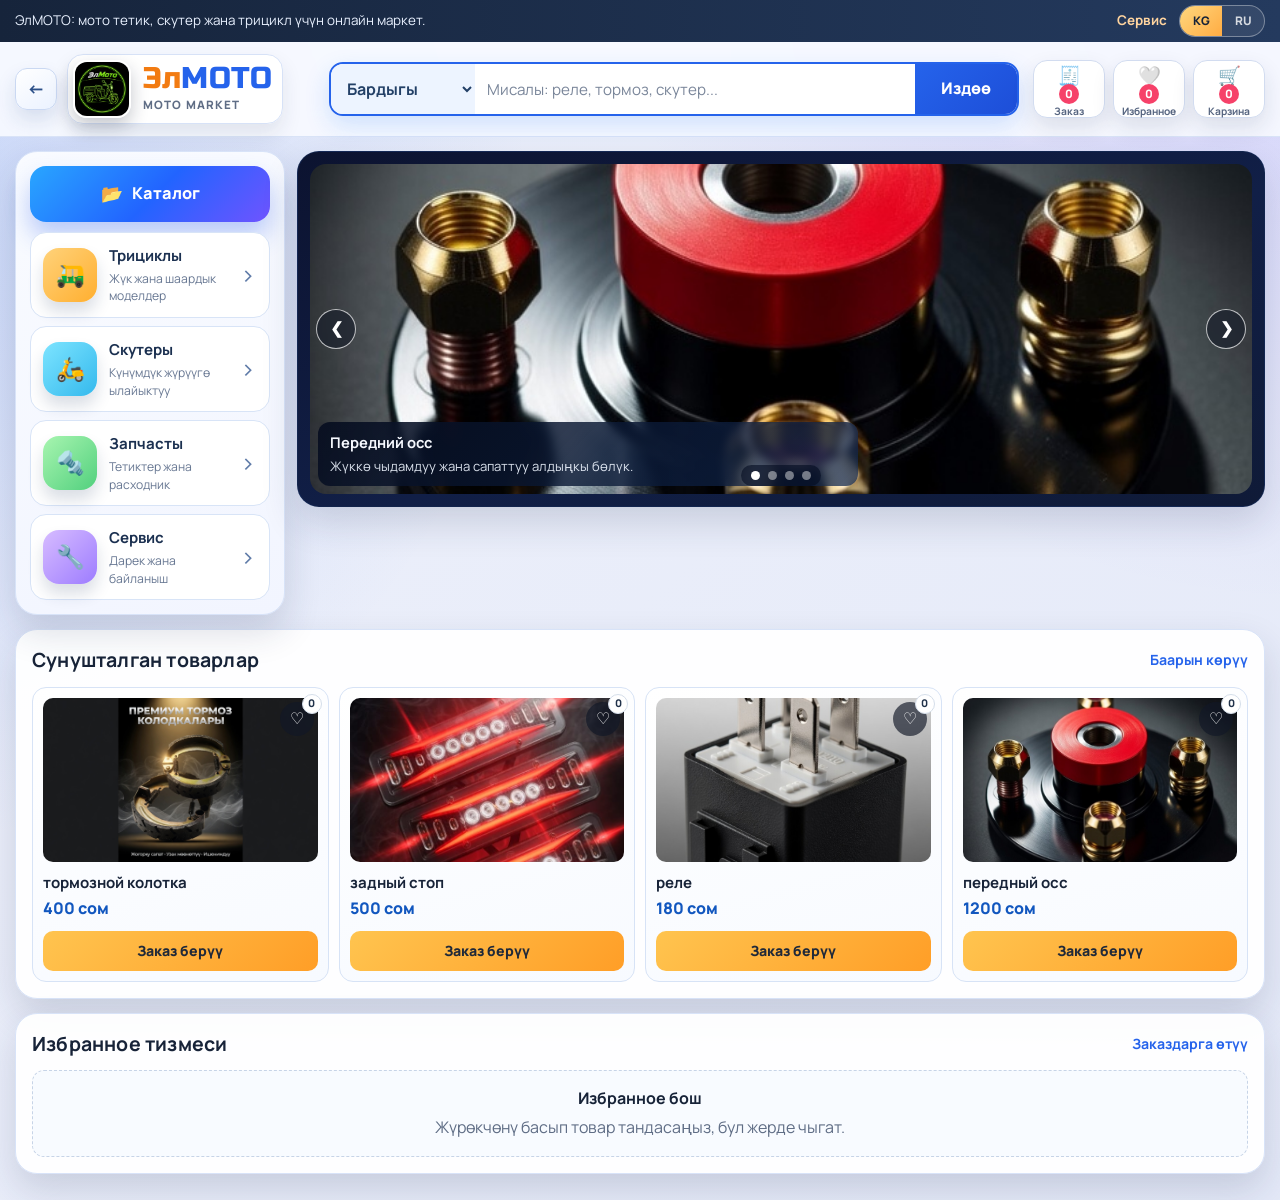
<file: index.html>
<!DOCTYPE html>
<html lang="ky">
<head>
    <meta charset="UTF-8">
    <meta name="viewport" content="width=device-width, initial-scale=1.0">
    <title>ЭлМОТО | Башкы бет</title>
    <meta name="description" content="ЭлМОТО онлайн мото маркет: трицикл, скутер, запчасть, сервис жана тез заказ.">
    <meta name="keywords" content="ЭлМОТО, ElMOTO, мото, moto, мото магазин, трицикл, скутер, запчасть, сервис, заказ">
    <meta name="robots" content="index, follow, max-image-preview:large">
    <meta name="theme-color" content="#131f34">
    <meta property="og:title" content="ЭлМОТО | Башкы бет">
    <meta property="og:description" content="ЭлМОТО каталог, заказ жана запчасть системасы.">
    <meta property="og:type" content="website">
    <meta property="og:locale" content="ky_KG">
    <meta property="og:site_name" content="ЭлМОТО">
    <meta name="twitter:card" content="summary_large_image">
    <link rel="icon" type="image/jpeg" href="assets/emoto-logo.jpeg">
    <link rel="apple-touch-icon" href="assets/emoto-logo.jpeg">
    <meta property="og:image" content="assets/emoto-logo.jpeg">
    <link rel="preconnect" href="https://fonts.googleapis.com">
    <link rel="preconnect" href="https://fonts.gstatic.com" crossorigin>
    <link href="https://fonts.googleapis.com/css2?family=Manrope:wght@400;500;600;700;800&family=Russo+One&display=swap" rel="stylesheet">
    <link rel="stylesheet" href="home.css">
</head>
<body id="top">
    <a class="skip-link" href="#main-content">Skip to content</a>

    <header class="home-header" aria-label="Башкы навигация">
        <div class="market-note">
            <div class="shell market-note-inner">
                <p data-i18n="market_note">ЭлМОТО: мото тетик, скутер жана трицикл үчүн онлайн маркет.</p>
                <div class="note-actions">
                    <a href="server.html" data-i18n="service_link">Сервис</a>
                    <div class="lang-switch" role="group" aria-label="Тил">
                        <button class="lang-btn is-active" type="button" data-lang="ky">KG</button>
                        <button class="lang-btn" type="button" data-lang="ru">RU</button>
                    </div>
                </div>
            </div>
        </div>

        <div class="shell top-row">
            <div class="brand-wrap">
                <button id="go-back-btn" class="back-nav-btn" type="button" aria-label="Артка кайтуу">←</button>
                <div class="brand-block" aria-label="ЭлМОТО бренди">
                    <img src="assets/emoto-logo.jpeg" alt="ЭлМОТО эмблемасы">
                    <div class="brand-text">
                        <p class="brand-title"><span class="brand-el">Эл</span><span class="brand-moto">МОТО</span></p>
                        <p class="brand-sub">moto market</p>
                    </div>
                </div>
            </div>

            <form id="home-search-form" class="home-search" autocomplete="off" role="search">
                <label for="home-search-scope" class="visually-hidden">Издөө бөлүмү</label>
                <select id="home-search-scope" aria-label="Издөө бөлүмү">
                    <option value="all" data-i18n="scope_all">Бардыгы</option>
                    <option value="tricycles" data-i18n="scope_tricycles">Трициклы</option>
                    <option value="scooters" data-i18n="scope_scooters">Скутеры</option>
                    <option value="parts" data-i18n="scope_parts">Запчасты</option>
                    <option value="service" data-i18n="scope_service">Сервис</option>
                </select>
                <label for="home-search-input" class="visually-hidden">Товар издөө</label>
                <input id="home-search-input" type="search" data-i18n-placeholder="search_placeholder" placeholder="Мисалы: реле, тормоз, скутер...">
                <button type="submit" data-i18n="search_btn">Издөө</button>
            </form>

            <div class="header-tools" aria-label="Кардардын куралдары">
                <button id="orders-tool" class="tool-btn" data-nav-target="orders" type="button">
                    <span class="tool-icon">🧾</span>
                    <span class="tool-count" id="orders-count">0</span>
                    <span class="tool-label" data-i18n="orders_label">Заказ</span>
                </button>
                <button id="favorites-tool" class="tool-btn" data-nav-target="favorites" type="button">
                    <span class="tool-icon">🤍</span>
                    <span class="tool-count" id="favorites-count">0</span>
                    <span class="tool-label" data-i18n="favorites_label">Избранное</span>
                </button>
                <button id="cart-tool" class="tool-btn" data-nav-target="cart" type="button">
                    <span class="tool-icon">🛒</span>
                    <span class="tool-count" id="cart-count">0</span>
                    <span class="tool-label" data-i18n="cart_label">Карзина</span>
                </button>
            </div>
        </div>
    </header>

    <main id="main-content" class="shell home-main">
        <section class="hero-layout" aria-label="Башкы каталог жана баннер">
            <aside class="catalog-column" aria-label="Каталог">
                <button id="catalog-toggle" class="catalog-toggle" type="button" aria-expanded="false" aria-controls="catalog-panel">
                    <span class="catalog-toggle-icon">📂</span>
                    <span data-i18n="catalog_toggle">Каталог</span>
                </button>

                <div id="catalog-panel" class="catalog-panel" hidden>
                    <a class="catalog-item" href="tricycles.html">
                        <span class="catalog-icon">🛺</span>
                        <div>
                            <strong data-i18n="cat_tricycles">Трициклы</strong>
                            <span data-i18n="cat_tricycles_desc">Жүк жана шаардык моделдер</span>
                        </div>
                    </a>

                    <a class="catalog-item" href="scooters.html">
                        <span class="catalog-icon">🛵</span>
                        <div>
                            <strong data-i18n="cat_scooters">Скутеры</strong>
                            <span data-i18n="cat_scooters_desc">Күнүмдүк жүрүүгө ылайыктуу</span>
                        </div>
                    </a>

                    <a class="catalog-item" href="zapchasty.html">
                        <span class="catalog-icon">🔩</span>
                        <div>
                            <strong data-i18n="cat_parts">Запчасты</strong>
                            <span data-i18n="cat_parts_desc">Тетиктер жана расходник</span>
                        </div>
                    </a>

                    <a class="catalog-item" href="server.html">
                        <span class="catalog-icon">🔧</span>
                        <div>
                            <strong data-i18n="cat_service">Сервис</strong>
                            <span data-i18n="cat_service_desc">Дарек жана байланыш</span>
                        </div>
                    </a>
                </div>
            </aside>

            <section class="hero-slider" aria-label="ЭлМОТО реклама баннерлери">
                <div id="hero-slides" class="hero-slides">
                    <article class="slide is-active" data-title-ky="Передний осс" data-title-ru="Передняя ось" data-text-ky="Жүккө чыдамдуу жана сапаттуу алдыңкы бөлүк." data-text-ru="Прочная передняя деталь для высокой нагрузки.">
                        <img src="assets/products/front-hub.jpeg" alt="Передний осс">
                    </article>
                    <article class="slide" data-title-ky="Задный стоп" data-title-ru="Задний стоп" data-text-ky="LED стоп жарыгы, түнкүсүн так көрүнөт." data-text-ru="Яркий LED стоп-сигнал, хорошо заметен ночью.">
                        <img src="assets/products/rear-stop.jpeg" alt="Задный стоп">
                    </article>
                    <article class="slide" data-title-ky="Реле" data-title-ru="Реле" data-text-ky="Электро системага туруктуу реле." data-text-ru="Надежное реле для стабильной электро-системы.">
                        <img src="assets/products/relay.jpeg" alt="Реле">
                    </article>
                    <article class="slide" data-title-ky="Тормоз колодкасы" data-title-ru="Тормозная колодка" data-text-ky="Коопсуз токтотуу үчүн жогорку сапат." data-text-ru="Высокое качество для безопасного торможения.">
                        <img src="assets/products/brake-shoe.jpeg" alt="Тормоз колодкасы">
                    </article>
                </div>

                <button id="slide-prev" class="slide-arrow prev" type="button" aria-label="Мурунку баннер">❮</button>
                <button id="slide-next" class="slide-arrow next" type="button" aria-label="Кийинки баннер">❯</button>

                <div id="slide-dots" class="dots" aria-label="Слайд тандоо">
                    <button type="button" class="is-active" data-slide="0"></button>
                    <button type="button" data-slide="1"></button>
                    <button type="button" data-slide="2"></button>
                    <button type="button" data-slide="3"></button>
                </div>

                <div class="slide-caption">
                    <strong id="slide-info-title"></strong>
                    <p id="slide-info-text"></p>
                </div>
            </section>
        </section>

        <section class="recommended" aria-label="Сунушталган товарлар">
            <div class="section-head">
                <h2 data-i18n="recommended_title">Сунушталган товарлар</h2>
                <a href="shop.html" data-i18n="recommended_all">Баарын көрүү</a>
            </div>

            <div class="rec-grid">
                <article class="rec-card">
                    <button class="fav-toggle" type="button" data-fav-id="101" data-name="тормозной колотка" data-price="400" data-image="assets/products/brake-shoe.jpeg" aria-label="Избранное">♡</button>
                    <img src="assets/products/brake-shoe.jpeg" alt="тормозной колотка">
                    <h3>тормозной колотка</h3>
                    <p>400 сом</p>
                    <a href="shop.html?search=тормозной" data-i18n="order_btn">Заказ берүү</a>
                </article>

                <article class="rec-card">
                    <button class="fav-toggle" type="button" data-fav-id="102" data-name="задный стоп" data-price="500" data-image="assets/products/rear-stop.jpeg" aria-label="Избранное">♡</button>
                    <img src="assets/products/rear-stop.jpeg" alt="задный стоп">
                    <h3>задный стоп</h3>
                    <p>500 сом</p>
                    <a href="shop.html?search=стоп" data-i18n="order_btn">Заказ берүү</a>
                </article>

                <article class="rec-card">
                    <button class="fav-toggle" type="button" data-fav-id="103" data-name="реле" data-price="180" data-image="assets/products/relay.jpeg" aria-label="Избранное">♡</button>
                    <img src="assets/products/relay.jpeg" alt="реле">
                    <h3>реле</h3>
                    <p>180 сом</p>
                    <a href="shop.html?search=реле" data-i18n="order_btn">Заказ берүү</a>
                </article>

                <article class="rec-card">
                    <button class="fav-toggle" type="button" data-fav-id="104" data-name="передный осс" data-price="1200" data-image="assets/products/front-hub.jpeg" aria-label="Избранное">♡</button>
                    <img src="assets/products/front-hub.jpeg" alt="передный осс">
                    <h3>передный осс</h3>
                    <p>1200 сом</p>
                    <a href="shop.html?search=осс" data-i18n="order_btn">Заказ берүү</a>
                </article>
            </div>
        </section>

        <section id="favorites-section" class="recommended favorites-board" aria-label="Избранное тизмеси">
            <div class="section-head">
                <h2 data-i18n="favorites_board_title">Избранное тизмеси</h2>
                <a href="shop.html?panel=orders" data-i18n="favorites_to_orders">Заказдарга өтүү</a>
            </div>
            <div id="favorites-grid" class="favorites-grid"></div>
        </section>
    </main>

    <nav class="mobile-nav" aria-label="Мобилдик меню">
        <a href="#top"><span class="micon">🏠</span><span data-i18n="mobile_home">Башкы</span></a>
        <button type="button" id="mobile-catalog-toggle"><span class="micon">📂</span><span data-i18n="mobile_catalog">Каталог</span></button>
        <button type="button" data-nav-target="favorites"><span class="micon">🤍</span><span data-i18n="mobile_favorites">Избранное</span></button>
        <button type="button" data-nav-target="orders"><span class="micon">🛒</span><span data-i18n="mobile_orders">Заказы</span></button>
        <a href="server.html"><span class="micon">🔧</span><span data-i18n="mobile_service">Сервис</span></a>
    </nav>

    <script src="home.js"></script>
</body>
</html>
</file>
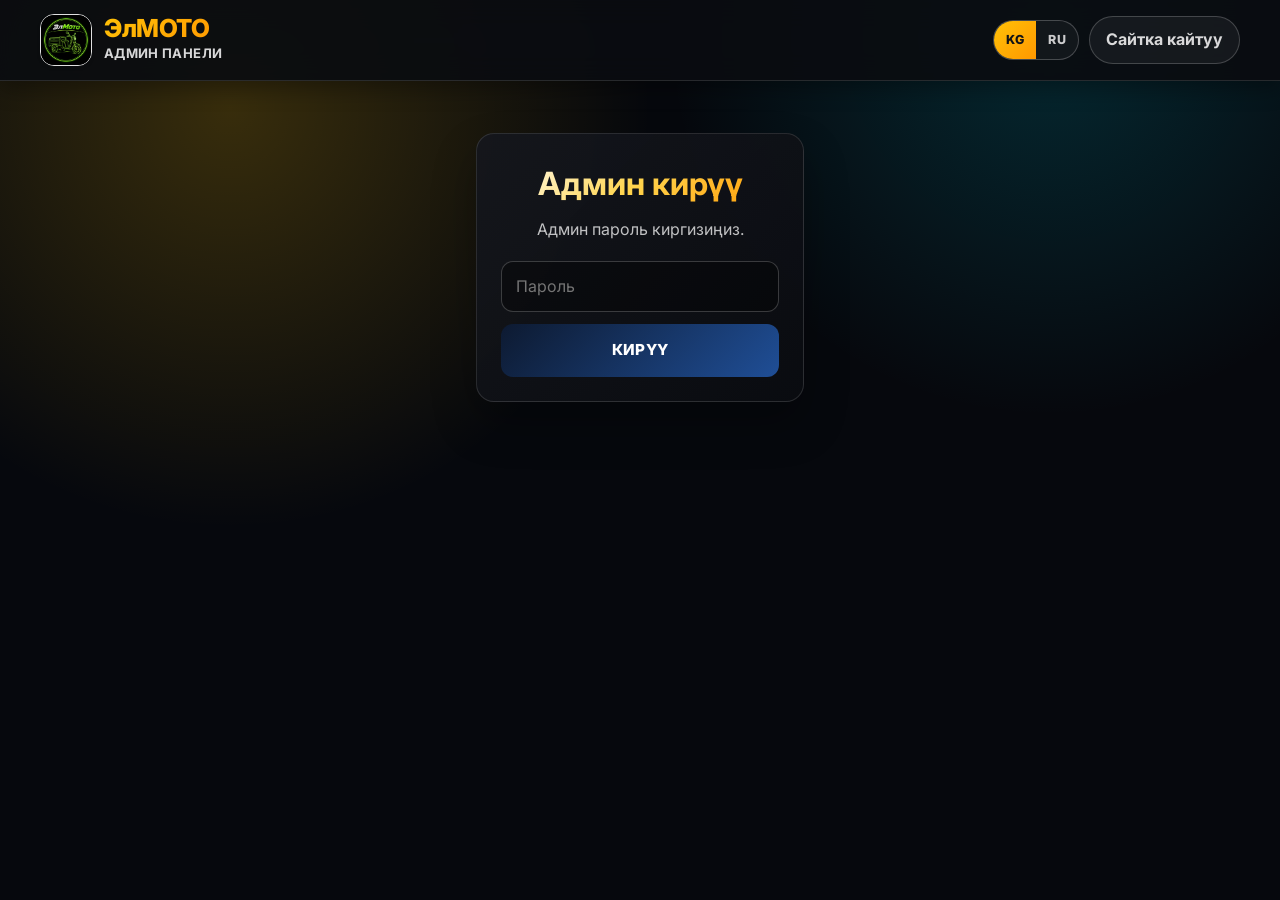
<file: admin.html>
<!DOCTYPE html>
<html lang="ky">
<head>
    <meta charset="UTF-8">
    <meta name="viewport" content="width=device-width, initial-scale=1.0">
    <title>ЭлМОТО Админ</title>
    <meta name="description" content="ЭлМОТО админ барагы: баннер реклама жана товар башкаруу.">
    <meta name="robots" content="noindex, nofollow">
    <link rel="icon" type="image/jpeg" href="assets/emoto-logo.jpeg">
    <link rel="apple-touch-icon" href="assets/emoto-logo.jpeg">
    <link href="https://fonts.googleapis.com/css2?family=Inter:wght@400;500;600;700;800&display=swap" rel="stylesheet">
    <link rel="stylesheet" href="style.css">
    <link rel="stylesheet" href="admin.css">
</head>
<body class="admin-page-body">
    <header class="main-header">
        <div class="container header-grid">
            <div class="brand">
                <img src="assets/emoto-logo.jpeg" alt="ЭлМОТО эмблемасы" class="brand-emblem">
                <div class="brand-text">
                    <span class="logo">ЭлМОТО</span>
                    <span class="logo-accent" data-i18n="admin_panel_label">админ панели</span>
                </div>
            </div>
            <div></div>
            <div class="header-actions">
                <div class="lang-switch" role="group" aria-label="Тил">
                    <button id="lang-ky" class="lang-btn is-active" type="button" data-lang="ky">KG</button>
                    <button id="lang-ru" class="lang-btn" type="button" data-lang="ru">RU</button>
                </div>
                <a href="index.html" class="qr-top-link" data-i18n="back_to_site">Сайтка кайтуу</a>
            </div>
        </div>
    </header>

    <main class="container admin-page">
        <section id="login-card" class="admin-card auth-card">
            <h1 data-i18n="login_title">Админ кирүү</h1>
            <p data-i18n="login_text">Админ пароль киргизиңиз.</p>
            <div class="auth-form">
                <input id="admin-password" type="password" placeholder="Пароль" data-i18n-placeholder="password_placeholder">
                <button id="admin-login-btn" class="checkout-btn" data-i18n="login_btn">КИРҮҮ</button>
            </div>
        </section>

        <section id="admin-panel" class="admin-card admin-hidden">
            <div class="admin-panel-head">
                <div>
                    <h2 data-i18n="content_manage">Контент башкаруу</h2>
                    <p data-i18n="content_manage_text">Бир беттен Реклама же Заказдар бөлүмүнө өтүп башкарсаңыз болот.</p>
                </div>
                <button id="admin-logout" class="secondary-btn" data-i18n="logout_btn">Чыгуу</button>
            </div>

            <div class="admin-kpi-grid">
                <div class="admin-kpi">
                    <strong id="kpi-products">0</strong>
                    <span data-i18n="kpi_products">Товар</span>
                </div>
                <div class="admin-kpi">
                    <strong id="kpi-ads">0</strong>
                    <span data-i18n="kpi_ads">Баннер</span>
                </div>
                <div class="admin-kpi">
                    <strong id="kpi-value">0 сом</strong>
                    <span data-i18n="kpi_value">Жалпы сумма</span>
                </div>
                <div class="admin-kpi">
                    <strong id="kpi-updated">--:--</strong>
                    <span data-i18n="kpi_updated">Акыркы синхрон</span>
                </div>
            </div>

            <div class="server-box">
                <h3 data-i18n="server_connect_title">Сервер туташуу (GitHub API)</h3>
                <p class="muted" data-i18n="server_connect_text">Repo укугу бар Personal Access Token киргизиңиз. Бул токен админ браузеринде гана сакталат.</p>
                <div class="server-grid">
                    <input id="github-token" type="password" placeholder="GitHub token (ghp_...)" data-i18n-placeholder="token_placeholder">
                    <button id="save-token" class="checkout-btn" data-i18n="connect_btn">Туташуу</button>
                    <button id="sync-now" class="secondary-btn" data-i18n="refresh_btn">Азыр жаңыртуу</button>
                </div>
                <p id="sync-status" class="sync-status">Синхрон күтүүдө...</p>
            </div>

            <div class="admin-tabs" role="tablist" aria-label="Админ бөлүмдөр">
                <button class="admin-tab-btn is-active" type="button" data-admin-tab="ads" data-i18n="tab_ads">Реклама</button>
                <button class="admin-tab-btn" type="button" data-admin-tab="products" data-i18n="tab_products">Заказдар</button>
            </div>

            <section id="ads-section" class="admin-section is-active">
                <div class="section-intro">
                    <h3 data-i18n="ads_manage">Баннер реклама башкаруу</h3>
                    <p data-i18n="ads_manage_text">Башкы беттеги чоң баннерге чыга турган рекламаларды ушул жерден кошосуз.</p>
                </div>

                <div class="admin-form-grid ad-form-grid">
                    <input id="ad-title-ky" type="text" data-i18n-placeholder="ad_title_ky_placeholder" placeholder="Баннер аталышы (кыргызча)">
                    <input id="ad-title-ru" type="text" data-i18n-placeholder="ad_title_ru_placeholder" placeholder="Название баннера (русский)">

                    <textarea id="ad-text-ky" rows="3" data-i18n-placeholder="ad_text_ky_placeholder" placeholder="Баннер кыска тексти (кыргызча)"></textarea>
                    <textarea id="ad-text-ru" rows="3" data-i18n-placeholder="ad_text_ru_placeholder" placeholder="Короткий текст баннера (русский)"></textarea>

                    <label class="upload-label" for="ad-image">
                        <span id="ad-upload-status">📸 Баннер сүрөт тандаңыз</span>
                    </label>
                    <input id="ad-image" type="file" accept="image/*" hidden>
                    <div id="ad-image-preview" class="image-preview hidden"></div>

                    <button id="add-ad" class="checkout-btn" data-i18n="add_ad_btn">Баннер кошуу</button>
                </div>

                <div id="ads-list" class="admin-list-grid"></div>
            </section>

            <section id="products-section" class="admin-section">
                <div class="section-intro">
                    <h3 data-i18n="products_manage">Заказ товарларын башкаруу</h3>
                    <p data-i18n="products_manage_text">Заказдарга чыга турган товарлар жана сүрөттөр GitHub серверинде сакталат.</p>
                </div>

                <div class="admin-tools">
                    <input id="admin-search" type="search" placeholder="Товар издөө..." data-i18n-placeholder="search_placeholder">
                    <select id="admin-sort" aria-label="Сорттоо">
                        <option value="new" data-i18n="sort_new">Жаңы биринчи</option>
                        <option value="old" data-i18n="sort_old">Эски биринчи</option>
                        <option value="price_desc" data-i18n="sort_price_desc">Баасы кымбат биринчи</option>
                        <option value="price_asc" data-i18n="sort_price_asc">Баасы арзан биринчи</option>
                        <option value="name_asc" data-i18n="sort_name">Аты боюнча</option>
                    </select>
                </div>

                <div class="admin-form-grid">
                    <input id="product-name" type="text" placeholder="Товардын аталышы" data-i18n-placeholder="product_name_placeholder">
                    <input id="product-price" type="number" placeholder="Баасы (сом)" data-i18n-placeholder="product_price_placeholder">
                    <label class="upload-label" for="product-image">
                        <span id="upload-status">📸 Сүрөт тандаңыз</span>
                    </label>
                    <input id="product-image" type="file" accept="image/*" hidden>
                    <div id="image-preview" class="image-preview hidden"></div>
                    <button id="add-product" class="checkout-btn" data-i18n="add_product_btn">Товар кошуу</button>
                </div>

                <div id="admin-list" class="admin-list-grid"></div>
            </section>
        </section>
    </main>

    <div id="toast" class="toast" aria-live="assertive" aria-atomic="true"></div>

    <nav class="mobile-tabs" aria-label="Төмөнкү навигация">
        <a href="index.html"><span>🏠</span><em>Башкы</em></a>
        <a href="shop.html?panel=orders"><span>🛒</span><em>Заказ</em></a>
        <a href="admin.html"><span>🧠</span><em>Админ</em></a>
        <a href="server.html"><span>🔧</span><em>Сервис</em></a>
        <a href="qr.html"><span>🔳</span><em>QR</em></a>
    </nav>

    <script src="admin.js"></script>
</body>
</html>
</file>
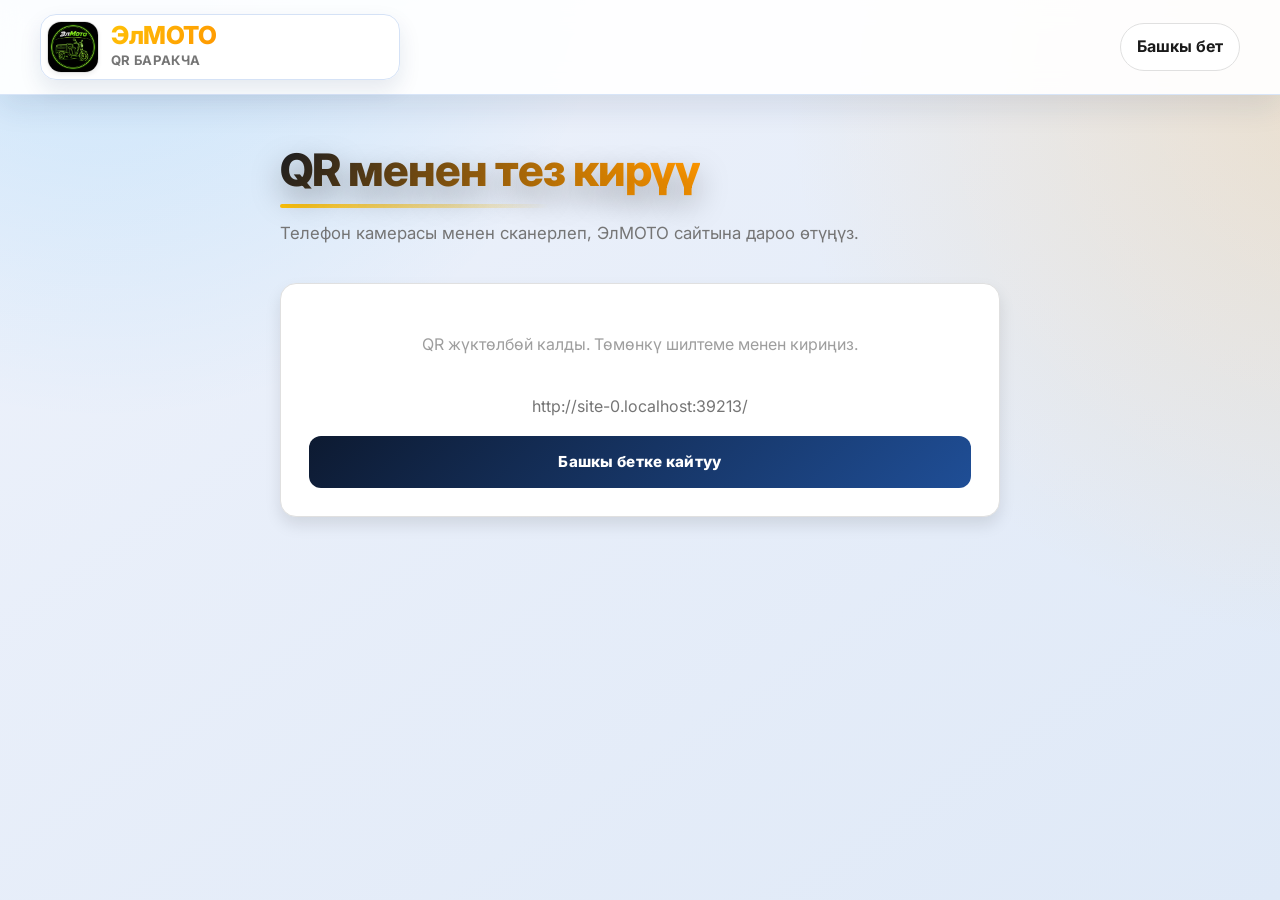
<file: qr.html>
<!DOCTYPE html>
<html lang="ky">
<head>
    <meta charset="UTF-8">
    <meta name="viewport" content="width=device-width, initial-scale=1.0">
    <title>ЭлМОТО QR | Тез кирүү</title>
    <meta name="description" content="ЭлМОТО сайтына QR код менен тез кирүү барагы.">
    <meta name="robots" content="index, follow">
    <link rel="icon" type="image/jpeg" href="assets/emoto-logo.jpeg">
    <link rel="apple-touch-icon" href="assets/emoto-logo.jpeg">
    <link href="https://fonts.googleapis.com/css2?family=Inter:wght@400;500;600;700;800&display=swap" rel="stylesheet">
    <link rel="stylesheet" href="style.css">
</head>
<body>
    <header class="main-header">
        <div class="container header-grid">
            <div class="brand">
                <img src="assets/emoto-logo.jpeg" alt="ЭлМОТО эмблемасы" class="brand-emblem">
                <div class="brand-text">
                    <span class="logo">ЭлМОТО</span>
                    <span class="logo-accent">QR баракча</span>
                </div>
            </div>
            <div></div>
            <div class="header-actions">
                <a href="index.html" class="qr-top-link">Башкы бет</a>
            </div>
        </div>
    </header>

    <main class="container qr-page">
        <section class="banner qr-hero">
            <div>
                <h1>QR менен тез кирүү</h1>
                <p>Телефон камерасы менен сканерлеп, ЭлМОТО сайтына дароо өтүңүз.</p>
            </div>
        </section>

        <section class="qr-card">
            <div id="qr-code" class="qr-container" aria-live="polite"></div>
            <p id="qr-url" class="qr-url"></p>
            <a href="index.html" class="checkout-btn qr-home-btn">Башкы бетке кайтуу</a>
        </section>
    </main>

    <nav class="mobile-tabs" aria-label="Төмөнкү навигация">
        <a href="index.html"><span>🏠</span><em>Башкы</em></a>
        <a href="tricycles.html"><span>📂</span><em>Каталог</em></a>
        <a href="shop.html?panel=orders"><span>🛒</span><em>Карзина</em></a>
        <a href="qr.html"><span>🔳</span><em>QR</em></a>
        <a href="server.html"><span>🔧</span><em>Сервис</em></a>
    </nav>

    <script>
        (function renderQrPage() {
            const PUBLIC_HOME_URL = 'https://ismadiarismadiarov-ship-it.github.io/muravey/';
            const LOCAL_HOSTS = new Set(['localhost', '127.0.0.1']);
            const isLocal = LOCAL_HOSTS.has(window.location.hostname);
            const homeUrl = isLocal ? PUBLIC_HOME_URL : new URL('./', window.location.href).href;
            const qrCode = document.getElementById('qr-code');
            const qrText = document.getElementById('qr-url');
            const encodedUrl = encodeURIComponent(homeUrl);
            const qrProviders = [
                `https://quickchart.io/qr?size=320&margin=2&text=${encodedUrl}`,
                `https://api.qrserver.com/v1/create-qr-code/?size=320x320&margin=24&data=${encodedUrl}`
            ];

            let providerIndex = 0;
            const qrImage = new Image(220, 220);
            qrImage.alt = 'ЭлМОТО QR коду';

            qrImage.onerror = function handleQrError() {
                providerIndex += 1;
                if (providerIndex < qrProviders.length) {
                    qrImage.src = qrProviders[providerIndex];
                    return;
                }
                qrCode.innerHTML = '<p style="color:#9e9e9e;text-align:center;">QR жүктөлбөй калды. Төмөнкү шилтеме менен кириңиз.</p>';
            };

            qrImage.src = qrProviders[providerIndex];
            qrCode.innerHTML = '';
            qrCode.appendChild(qrImage);
            qrText.textContent = homeUrl;
        }());
    </script>
</body>
</html>
</file>
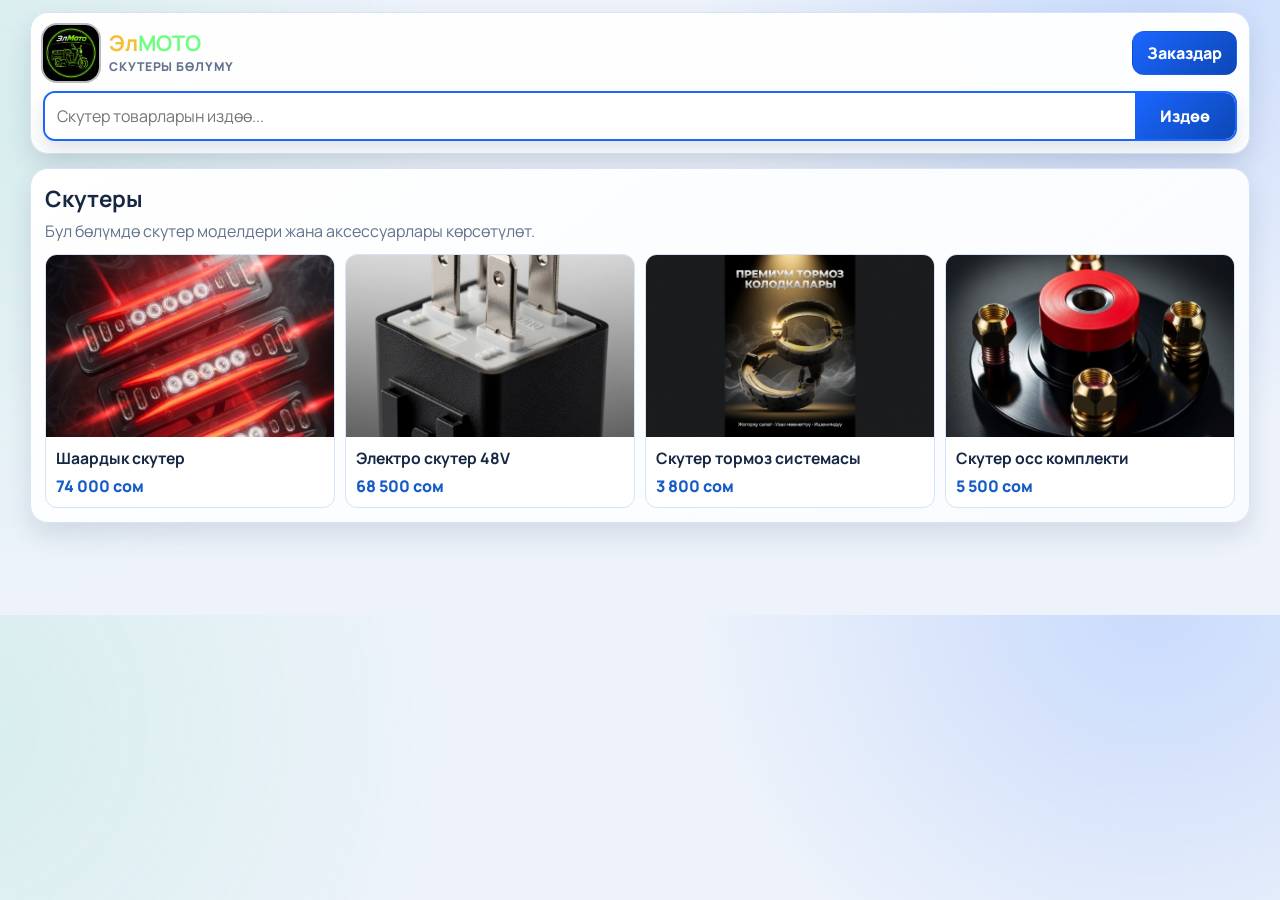
<file: scooters.html>
<!DOCTYPE html>
<html lang="ky">
<head>
    <meta charset="UTF-8">
    <meta name="viewport" content="width=device-width, initial-scale=1.0">
    <title>ЭлМОТО | Скутеры</title>
    <meta name="robots" content="index, follow">
    <link rel="icon" type="image/jpeg" href="assets/emoto-logo.jpeg">
    <link rel="apple-touch-icon" href="assets/emoto-logo.jpeg">
    <link rel="preconnect" href="https://fonts.googleapis.com">
    <link rel="preconnect" href="https://fonts.gstatic.com" crossorigin>
    <link href="https://fonts.googleapis.com/css2?family=Manrope:wght@400;600;700;800&display=swap" rel="stylesheet">
    <link rel="stylesheet" href="section-pages.css">
</head>
<body>
    <header class="shell page-header">
        <div class="head-top">
            <a href="index.html" class="brand">
                <img src="assets/emoto-logo.jpeg" alt="ЭлМОТО">
                <div>
                    <h1><span class="gold">Эл</span><span class="green">МОТО</span></h1>
                    <p>скутеры бөлүмү</p>
                </div>
            </a>
            <div class="head-links">
                <a href="shop.html?panel=orders" class="primary">Заказдар</a>
            </div>
        </div>
        <form id="page-search-form" class="search-box">
            <input id="page-search-input" type="search" placeholder="Скутер товарларын издөө...">
            <button type="submit">Издөө</button>
        </form>
    </header>

    <main class="shell page-main">
        <h2>Скутеры</h2>
        <p>Бул бөлүмдө скутер моделдери жана аксессуарлары көрсөтүлөт.</p>

        <section class="product-grid">
            <article class="product-card" data-name="шаардык скутер">
                <img src="assets/products/rear-stop.jpeg" alt="Шаардык скутер">
                <div class="copy">
                    <h3>Шаардык скутер</h3>
                    <p>74 000 сом</p>
                </div>
            </article>

            <article class="product-card" data-name="электро скутер 48v">
                <img src="assets/products/relay.jpeg" alt="Электро скутер 48V">
                <div class="copy">
                    <h3>Электро скутер 48V</h3>
                    <p>68 500 сом</p>
                </div>
            </article>

            <article class="product-card" data-name="скутер тормоз системасы">
                <img src="assets/products/brake-shoe.jpeg" alt="Скутер тормоз системасы">
                <div class="copy">
                    <h3>Скутер тормоз системасы</h3>
                    <p>3 800 сом</p>
                </div>
            </article>

            <article class="product-card" data-name="скутер осс комплекти">
                <img src="assets/products/front-hub.jpeg" alt="Скутер осс комплекти">
                <div class="copy">
                    <h3>Скутер осс комплекти</h3>
                    <p>5 500 сом</p>
                </div>
            </article>
        </section>
    </main>

    <nav class="mobile-tabs" aria-label="Төмөнкү навигация">
        <a href="index.html"><span>🏠</span><em>Башкы</em></a>
        <a href="tricycles.html"><span>🛺</span><em>Трициклы</em></a>
        <a href="scooters.html"><span>🛵</span><em>Скутеры</em></a>
        <a href="zapchasty.html"><span>🔩</span><em>Запчасты</em></a>
        <a href="shop.html?panel=orders"><span>🛒</span><em>Карзина</em></a>
    </nav>

    <script src="section-pages.js"></script>
</body>
</html>
</file>
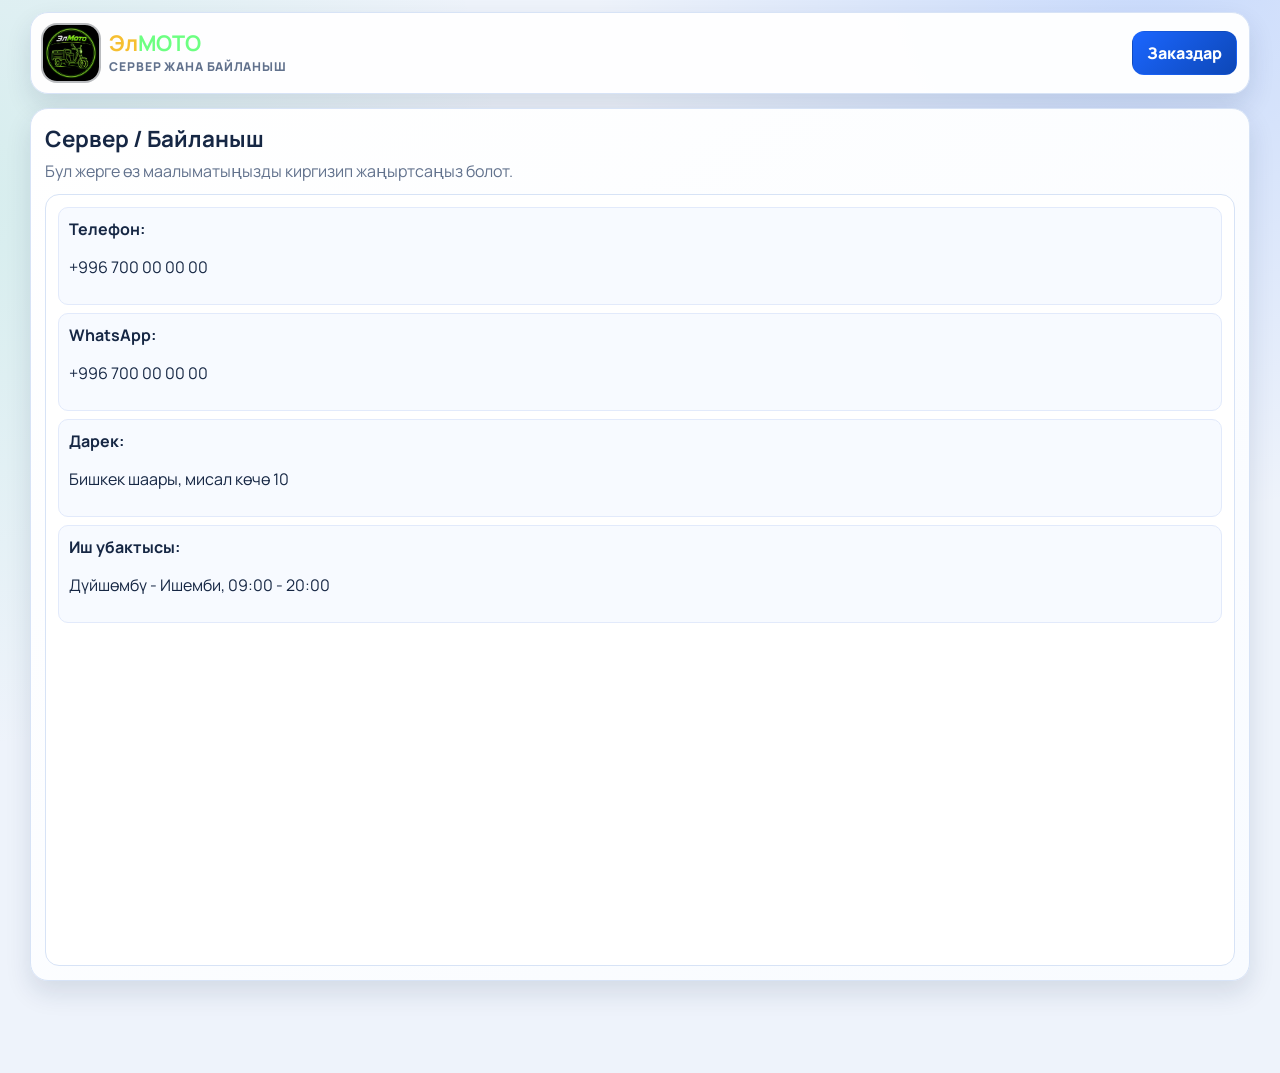
<file: server.html>
<!DOCTYPE html>
<html lang="ky">
<head>
    <meta charset="UTF-8">
    <meta name="viewport" content="width=device-width, initial-scale=1.0">
    <title>ЭлМОТО | Сервер</title>
    <meta name="description" content="ЭлМОТО байланыш маалыматтары, дарек жана карта.">
    <meta name="robots" content="noindex, follow">
    <link rel="icon" type="image/jpeg" href="assets/emoto-logo.jpeg">
    <link rel="apple-touch-icon" href="assets/emoto-logo.jpeg">
    <link rel="preconnect" href="https://fonts.googleapis.com">
    <link rel="preconnect" href="https://fonts.gstatic.com" crossorigin>
    <link href="https://fonts.googleapis.com/css2?family=Manrope:wght@400;600;700;800&display=swap" rel="stylesheet">
    <link rel="stylesheet" href="section-pages.css">
</head>
<body>
    <header class="shell page-header">
        <div class="head-top">
            <a href="index.html" class="brand">
                <img src="assets/emoto-logo.jpeg" alt="ЭлМОТО">
                <div>
                    <h1><span class="gold">Эл</span><span class="green">МОТО</span></h1>
                    <p>сервер жана байланыш</p>
                </div>
            </a>
            <div class="head-links">
                <a href="shop.html?panel=orders" class="primary">Заказдар</a>
            </div>
        </div>
    </header>

    <main class="shell page-main">
        <h2>Сервер / Байланыш</h2>
        <p>Бул жерге өз маалыматыңызды киргизип жаңыртсаңыз болот.</p>

        <section class="server-box">
            <div class="server-list">
                <div>
                    <strong>Телефон:</strong>
                    <p>+996 700 00 00 00</p>
                </div>
                <div>
                    <strong>WhatsApp:</strong>
                    <p>+996 700 00 00 00</p>
                </div>
                <div>
                    <strong>Дарек:</strong>
                    <p>Бишкек шаары, мисал көчө 10</p>
                </div>
                <div>
                    <strong>Иш убактысы:</strong>
                    <p>Дүйшөмбү - Ишемби, 09:00 - 20:00</p>
                </div>
            </div>

            <iframe
                class="map-frame"
                src="https://www.openstreetmap.org/export/embed.html?bbox=74.527%2C42.823%2C74.633%2C42.898&layer=mapnik"
                title="ЭлМОТО карта"
                loading="lazy">
            </iframe>
        </section>
    </main>

    <nav class="mobile-tabs" aria-label="Төмөнкү навигация">
        <a href="index.html"><span>🏠</span><em>Башкы</em></a>
        <a href="tricycles.html"><span>🛺</span><em>Трициклы</em></a>
        <a href="scooters.html"><span>🛵</span><em>Скутеры</em></a>
        <a href="zapchasty.html"><span>🔩</span><em>Запчасты</em></a>
        <a href="shop.html?panel=orders"><span>🛒</span><em>Карзина</em></a>
    </nav>
</body>
</html>
</file>
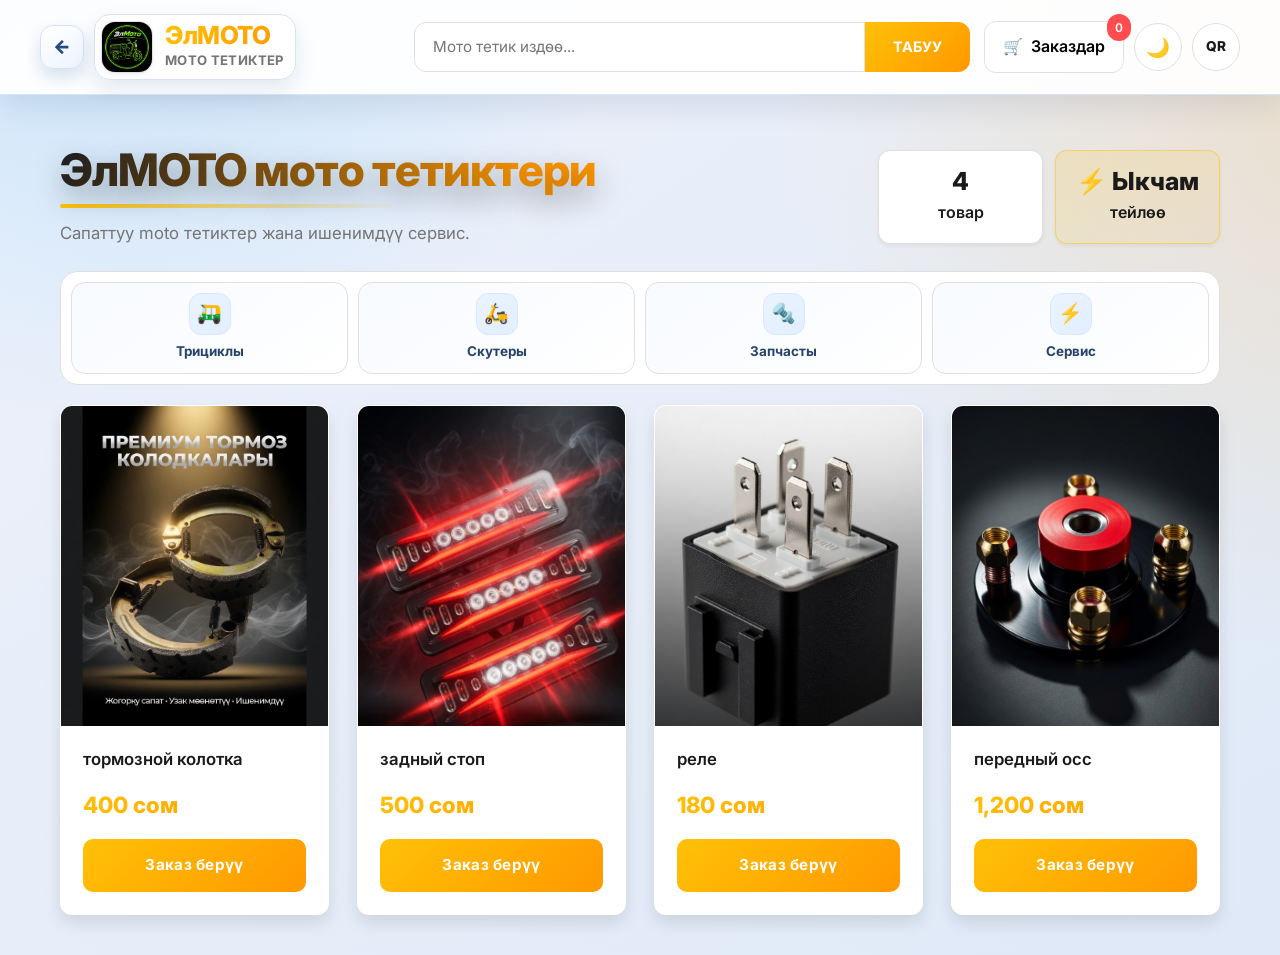
<file: shop.html>
<!DOCTYPE html>
<html lang="ky">
<head>
    <meta charset="UTF-8">
    <meta name="viewport" content="width=device-width, initial-scale=1.0">
    <title>ЭлМОТО Маркет | Мото тетиктер жана заказ берүү</title>
    <meta name="description" content="ЭлМОТО - мото тетиктерди табуу жана заказ берүү үчүн ыңгайлуу дүкөн. Сапаттуу moto тетиктер жана тез байланыш.">
    <meta name="keywords" content="ЭлМОТО, Эл Мото, мото, moto, мото тетиктер, мотозапчасти, заказ, Кыргызстан">
    <meta name="robots" content="index, follow, max-image-preview:large">
    <meta name="theme-color" content="#ff9800">
    <meta property="og:title" content="ЭлМОТО Маркет | Мото тетиктер дүкөнү">
    <meta property="og:description" content="ЭлМОТО сайтынан мото тетиктерди тандап, түз заказ бере аласыз.">
    <meta property="og:type" content="website">
    <meta property="og:locale" content="ky_KG">
    <meta name="twitter:card" content="summary">
    <link rel="icon" type="image/jpeg" href="assets/emoto-logo.jpeg">
    <link rel="apple-touch-icon" href="assets/emoto-logo.jpeg">
    <meta property="og:image" content="assets/emoto-logo.jpeg">
    <link href="https://fonts.googleapis.com/css2?family=Inter:wght@400;500;600;700;800&display=swap" rel="stylesheet">
    <link rel="stylesheet" href="style.css">
    <script type="application/ld+json">
    {
      "@context": "https://schema.org",
      "@type": "Store",
      "name": "ЭлМОТО",
      "description": "ЭлМОТО - мото тетиктер дүкөнү жана тез заказ кызматы.",
      "keywords": "ЭлМОТО, moto, мото, мото тетиктер, заказ",
      "availableLanguage": ["ky", "ru"],
      "areaServed": "KG"
    }
    </script>
</head>
<body>

    <header class="main-header">
        <div class="container header-grid">
            <div class="brand-stack">
                <button id="shop-back-btn" class="back-nav-btn" type="button" aria-label="Артка кайтуу">←</button>
                <div class="brand" aria-label="ЭлМОТО бренди">
                    <img src="assets/emoto-logo.jpeg" alt="ЭлМОТО эмблемасы" class="brand-emblem">
                    <div class="brand-text">
                        <span class="logo">ЭлМОТО</span>
                        <span class="logo-accent">moto тетиктер</span>
                    </div>
                </div>
            </div>

            <form id="search-form" class="search-panel" autocomplete="off">
                <input id="search-input" type="search" placeholder="Мото тетик издөө..." aria-label="Мото товарларды издөө">
                <button type="submit" class="search-btn">ТАБУУ</button>
            </form>

            <div class="header-actions">
                <button id="cart-open" class="cart-trigger" aria-label="Open orders panel">
                    <span class="icon">🛒</span>
                    <span class="text">Заказдар</span>
                    <span id="cart-count" class="cart-badge">0</span>
                </button>

                <button id="theme-toggle" class="theme-toggle" aria-label="Toggle theme">🌙</button>

                <a href="qr.html" class="qr-link" aria-label="QR баракчасын ачуу">QR</a>
            </div>
        </div>
    </header>

    <main class="container">
        <section class="banner">
            <div>
                <h1>ЭлМОТО мото тетиктери</h1>
                <p>Сапаттуу moto тетиктер жана ишенимдүү сервис.</p>
            </div>
            <div class="hero-stats">
                <div><strong id="product-total">0</strong> товар</div>
                <div class="quick-service"><strong>Ыкчам</strong> тейлөө</div>
            </div>
        </section>

        <section class="shop-shortcuts" aria-label="Ыкчам өтүү">
            <a href="tricycles.html"><span>🛺</span><strong>Трициклы</strong></a>
            <a href="scooters.html"><span>🛵</span><strong>Скутеры</strong></a>
            <a href="zapchasty.html"><span>🔩</span><strong>Запчасты</strong></a>
            <a href="server.html"><span>⚡</span><strong>Сервис</strong></a>
        </section>

        <section id="product-list" class="market-grid" aria-live="polite"></section>
    </main>

    <aside id="cart-panel" class="cart-panel" aria-hidden="true">
        <div class="cart-inner">
            <div class="cart-header">
                <div>
                    <h2>Заказдар</h2>
                    <p id="cart-summary">0 товар, 0 сом</p>
                </div>
                <button id="cart-close" class="icon-button" aria-label="Заказ панелин жабуу">←</button>
            </div>

            <div id="cart-items" class="cart-content"></div>

            <div class="cart-footer">
                <div class="total-row">
                    <span>Жалпы:</span>
                    <strong id="total-amount">0 сом</strong>
                </div>
                <div class="form-group">
                    <input id="customer-name" type="text" placeholder="Атыңыз" autocomplete="name">
                    <input id="customer-phone" type="tel" placeholder="Телефон номери (0...)">
                </div>
                <button id="order-submit" class="checkout-btn">ЗАКАЗ БЕРҮҮ</button>
            </div>
        </div>
    </aside>

    <div id="toast" class="toast" aria-live="assertive" aria-atomic="true"></div>

    <nav class="mobile-tabs" aria-label="Төмөнкү навигация">
        <a href="index.html"><span>🏠</span><em>Башкы</em></a>
        <a href="tricycles.html"><span>📂</span><em>Каталог</em></a>
        <button type="button" id="mobile-favorites-jump"><span>🤍</span><em>Избранное</em></button>
        <button type="button" id="mobile-cart-open"><span>🛒</span><em>Карзина</em></button>
        <a href="server.html"><span>🔧</span><em>Сервис</em></a>
    </nav>

    <script src="script.js"></script>
</body>
</html>
</file>
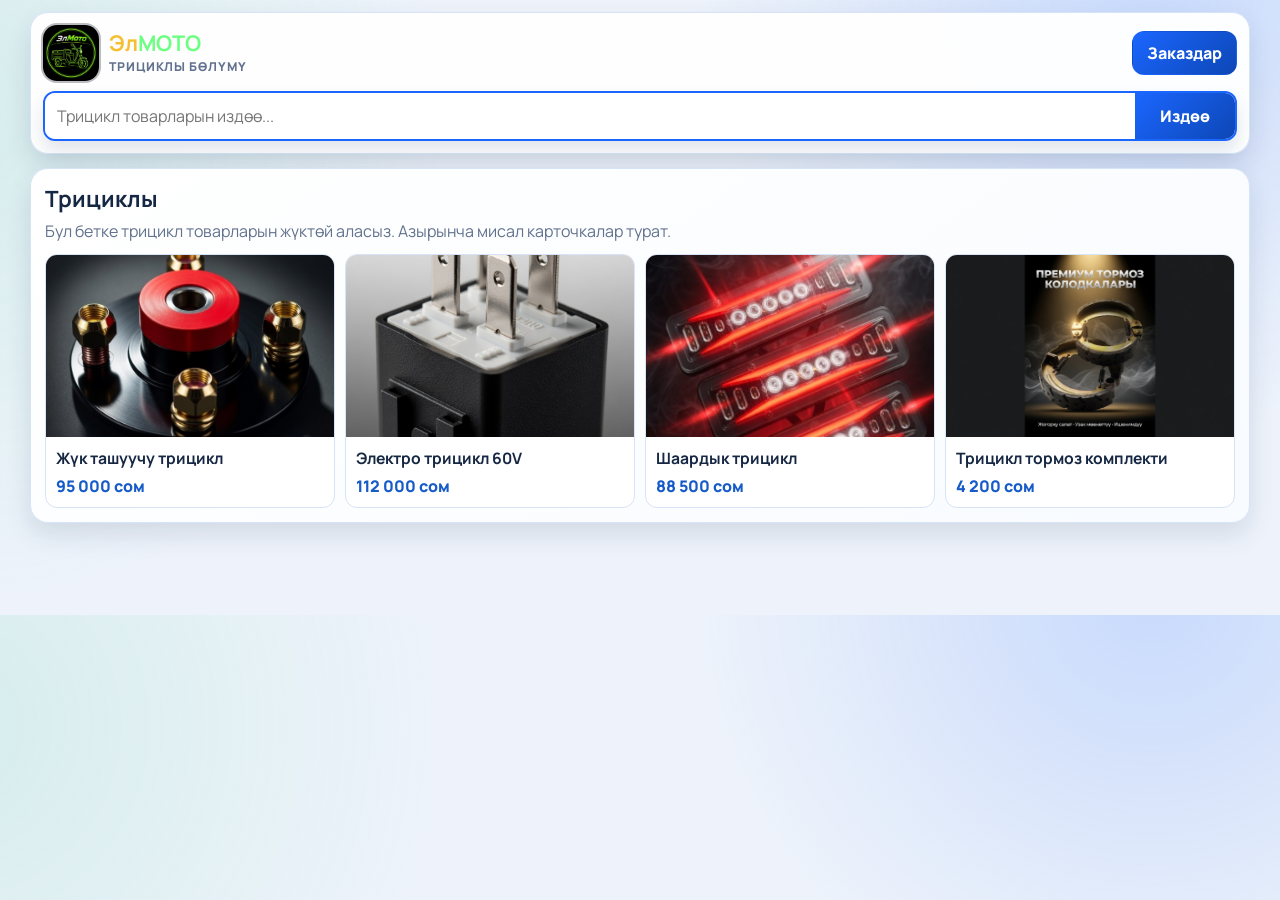
<file: tricycles.html>
<!DOCTYPE html>
<html lang="ky">
<head>
    <meta charset="UTF-8">
    <meta name="viewport" content="width=device-width, initial-scale=1.0">
    <title>ЭлМОТО | Трициклы</title>
    <meta name="robots" content="index, follow">
    <link rel="icon" type="image/jpeg" href="assets/emoto-logo.jpeg">
    <link rel="apple-touch-icon" href="assets/emoto-logo.jpeg">
    <link rel="preconnect" href="https://fonts.googleapis.com">
    <link rel="preconnect" href="https://fonts.gstatic.com" crossorigin>
    <link href="https://fonts.googleapis.com/css2?family=Manrope:wght@400;600;700;800&display=swap" rel="stylesheet">
    <link rel="stylesheet" href="section-pages.css">
</head>
<body>
    <header class="shell page-header">
        <div class="head-top">
            <a href="index.html" class="brand">
                <img src="assets/emoto-logo.jpeg" alt="ЭлМОТО">
                <div>
                    <h1><span class="gold">Эл</span><span class="green">МОТО</span></h1>
                    <p>трициклы бөлүмү</p>
                </div>
            </a>
            <div class="head-links">
                <a href="shop.html?panel=orders" class="primary">Заказдар</a>
            </div>
        </div>
        <form id="page-search-form" class="search-box">
            <input id="page-search-input" type="search" placeholder="Трицикл товарларын издөө...">
            <button type="submit">Издөө</button>
        </form>
    </header>

    <main class="shell page-main">
        <h2>Трициклы</h2>
        <p>Бул бетке трицикл товарларын жүктөй аласыз. Азырынча мисал карточкалар турат.</p>

        <section class="product-grid">
            <article class="product-card" data-name="жүк ташуучу трицикл">
                <img src="assets/products/front-hub.jpeg" alt="Жүк ташуучу трицикл">
                <div class="copy">
                    <h3>Жүк ташуучу трицикл</h3>
                    <p>95 000 сом</p>
                </div>
            </article>

            <article class="product-card" data-name="электро трицикл 60v">
                <img src="assets/products/relay.jpeg" alt="Электро трицикл">
                <div class="copy">
                    <h3>Электро трицикл 60V</h3>
                    <p>112 000 сом</p>
                </div>
            </article>

            <article class="product-card" data-name="шаардык трицикл">
                <img src="assets/products/rear-stop.jpeg" alt="Шаардык трицикл">
                <div class="copy">
                    <h3>Шаардык трицикл</h3>
                    <p>88 500 сом</p>
                </div>
            </article>

            <article class="product-card" data-name="трицикл тормоз комплекти">
                <img src="assets/products/brake-shoe.jpeg" alt="Трицикл тормоз комплекти">
                <div class="copy">
                    <h3>Трицикл тормоз комплекти</h3>
                    <p>4 200 сом</p>
                </div>
            </article>
        </section>
    </main>

    <nav class="mobile-tabs" aria-label="Төмөнкү навигация">
        <a href="index.html"><span>🏠</span><em>Башкы</em></a>
        <a href="tricycles.html"><span>🛺</span><em>Трициклы</em></a>
        <a href="scooters.html"><span>🛵</span><em>Скутеры</em></a>
        <a href="zapchasty.html"><span>🔩</span><em>Запчасты</em></a>
        <a href="shop.html?panel=orders"><span>🛒</span><em>Карзина</em></a>
    </nav>

    <script src="section-pages.js"></script>
</body>
</html>
</file>
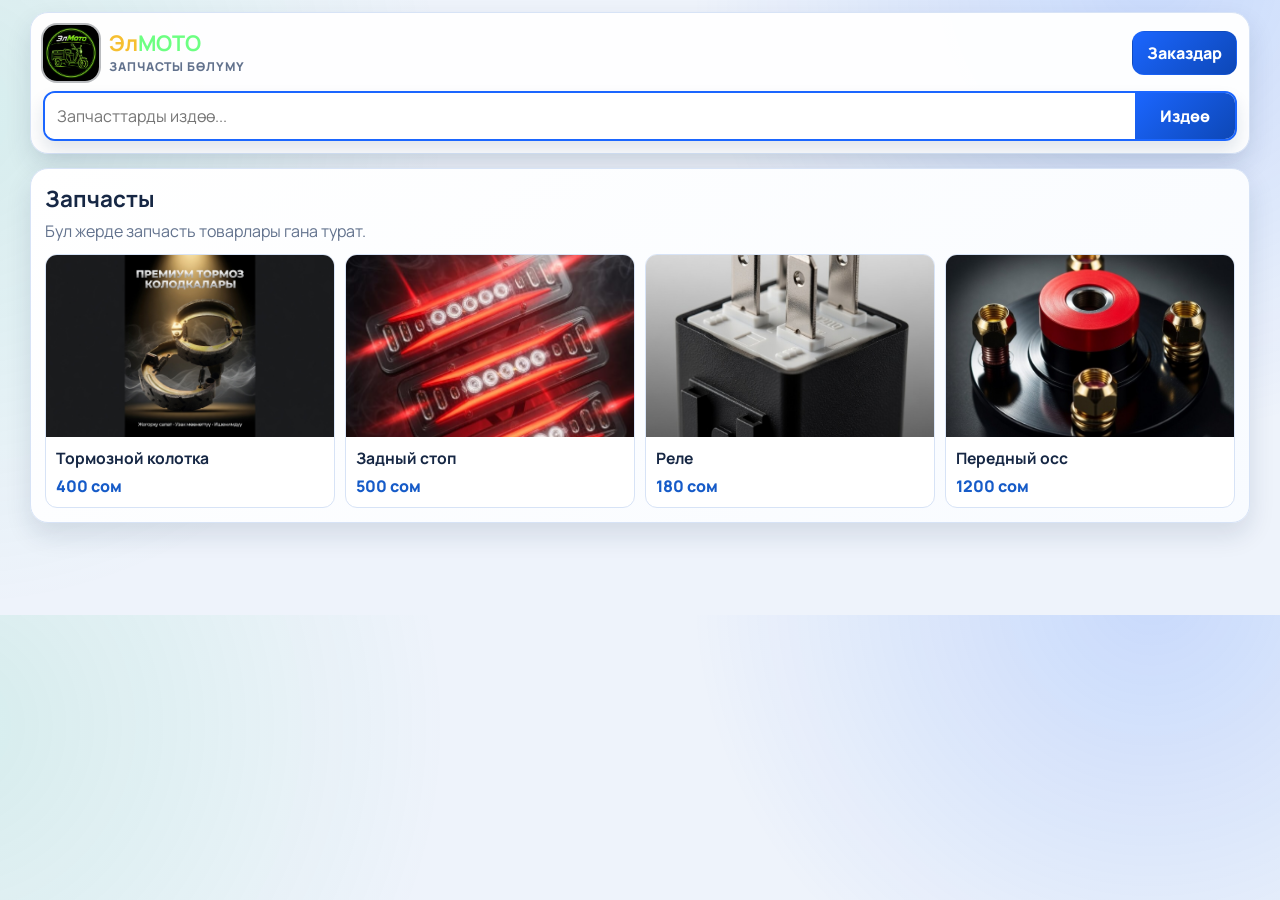
<file: zapchasty.html>
<!DOCTYPE html>
<html lang="ky">
<head>
    <meta charset="UTF-8">
    <meta name="viewport" content="width=device-width, initial-scale=1.0">
    <title>ЭлМОТО | Запчасты</title>
    <meta name="robots" content="index, follow">
    <link rel="icon" type="image/jpeg" href="assets/emoto-logo.jpeg">
    <link rel="apple-touch-icon" href="assets/emoto-logo.jpeg">
    <link rel="preconnect" href="https://fonts.googleapis.com">
    <link rel="preconnect" href="https://fonts.gstatic.com" crossorigin>
    <link href="https://fonts.googleapis.com/css2?family=Manrope:wght@400;600;700;800&display=swap" rel="stylesheet">
    <link rel="stylesheet" href="section-pages.css">
</head>
<body>
    <header class="shell page-header">
        <div class="head-top">
            <a href="index.html" class="brand">
                <img src="assets/emoto-logo.jpeg" alt="ЭлМОТО">
                <div>
                    <h1><span class="gold">Эл</span><span class="green">МОТО</span></h1>
                    <p>запчасты бөлүмү</p>
                </div>
            </a>
            <div class="head-links">
                <a href="shop.html?panel=orders" class="primary">Заказдар</a>
            </div>
        </div>
        <form id="page-search-form" class="search-box">
            <input id="page-search-input" type="search" placeholder="Запчасттарды издөө...">
            <button type="submit">Издөө</button>
        </form>
    </header>

    <main class="shell page-main">
        <h2>Запчасты</h2>
        <p>Бул жерде запчасть товарлары гана турат.</p>

        <section class="product-grid">
            <article class="product-card" data-name="тормозной колотка">
                <img src="assets/products/brake-shoe.jpeg" alt="Тормозной колотка">
                <div class="copy">
                    <h3>Тормозной колотка</h3>
                    <p>400 сом</p>
                </div>
            </article>

            <article class="product-card" data-name="задный стоп">
                <img src="assets/products/rear-stop.jpeg" alt="Задный стоп">
                <div class="copy">
                    <h3>Задный стоп</h3>
                    <p>500 сом</p>
                </div>
            </article>

            <article class="product-card" data-name="реле">
                <img src="assets/products/relay.jpeg" alt="Реле">
                <div class="copy">
                    <h3>Реле</h3>
                    <p>180 сом</p>
                </div>
            </article>

            <article class="product-card" data-name="передный осс">
                <img src="assets/products/front-hub.jpeg" alt="Передный осс">
                <div class="copy">
                    <h3>Передный осс</h3>
                    <p>1200 сом</p>
                </div>
            </article>
        </section>
    </main>

    <nav class="mobile-tabs" aria-label="Төмөнкү навигация">
        <a href="index.html"><span>🏠</span><em>Башкы</em></a>
        <a href="tricycles.html"><span>🛺</span><em>Трициклы</em></a>
        <a href="scooters.html"><span>🛵</span><em>Скутеры</em></a>
        <a href="zapchasty.html"><span>🔩</span><em>Запчасты</em></a>
        <a href="shop.html?panel=orders"><span>🛒</span><em>Карзина</em></a>
    </nav>

    <script src="section-pages.js"></script>
</body>
</html>
</file>
<file: home.css>
:root {
    --bg: #edf0fb;
    --bg-accent: #e9eeff;
    --surface: #ffffff;
    --surface-soft: #f4f7ff;
    --text: #172338;
    --muted: #5f6d85;
    --line: #d2dcf0;
    --primary: #2563eb;
    --primary-strong: #1d4ed8;
    --accent: #ff9f1a;
    --accent-strong: #f27b11;
    --rose: #f64169;
    --shadow-sm: 0 10px 22px rgba(28, 43, 82, 0.12);
    --shadow-md: 0 16px 36px rgba(28, 43, 82, 0.16);
}

* {
    box-sizing: border-box;
}

html,
body {
    margin: 0;
    width: 100%;
    max-width: 100%;
    overflow-x: hidden;
}

body {
    font-family: 'Manrope', sans-serif;
    color: var(--text);
    background:
        radial-gradient(circle at -10% 16%, rgba(37, 99, 235, 0.2) 0%, rgba(37, 99, 235, 0) 38%),
        radial-gradient(circle at 102% -8%, rgba(103, 76, 255, 0.18) 0%, rgba(103, 76, 255, 0) 38%),
        linear-gradient(140deg, #eef1fb 0%, #e4e9f8 100%);
    line-height: 1.45;
}

a {
    color: inherit;
    text-decoration: none;
}

button,
input,
select {
    font: inherit;
}

.shell {
    width: min(1320px, calc(100% - 30px));
    margin-inline: auto;
}

.skip-link {
    position: fixed;
    left: 12px;
    top: -48px;
    z-index: 120;
    background: #0f172a;
    color: #fff;
    padding: 8px 12px;
    border-radius: 8px;
    font-weight: 700;
}

.skip-link:focus {
    top: 8px;
}

.visually-hidden {
    position: absolute;
    width: 1px;
    height: 1px;
    padding: 0;
    margin: -1px;
    overflow: hidden;
    clip: rect(0, 0, 0, 0);
    white-space: nowrap;
    border: 0;
}

.home-header {
    position: sticky;
    top: 0;
    z-index: 70;
    background: rgba(248, 250, 255, 0.92);
    border-bottom: 1px solid #d9e3f7;
    backdrop-filter: blur(12px);
}

.market-note {
    background: linear-gradient(90deg, #16243b 0%, #243a5e 100%);
    color: #e9f1ff;
}

.market-note-inner {
    min-height: 42px;
    display: flex;
    align-items: center;
    justify-content: space-between;
    gap: 12px;
    font-size: 0.84rem;
}

.market-note-inner p {
    margin: 0;
}

.note-actions {
    display: inline-flex;
    align-items: center;
    gap: 12px;
}

.note-actions a {
    color: #ffd49f;
    font-weight: 700;
}

.lang-switch {
    display: inline-flex;
    border: 1px solid rgba(255, 255, 255, 0.35);
    border-radius: 999px;
    overflow: hidden;
    background: rgba(255, 255, 255, 0.08);
}

.lang-btn {
    border: 0;
    background: transparent;
    color: rgba(255, 255, 255, 0.8);
    min-width: 42px;
    height: 30px;
    padding: 0 10px;
    font-size: 0.74rem;
    font-weight: 800;
    cursor: pointer;
}

.lang-btn.is-active {
    background: linear-gradient(135deg, #ffd77e 0%, #ffac43 100%);
    color: #172338;
}

.top-row {
    display: grid;
    grid-template-columns: minmax(220px, 300px) minmax(260px, 1fr) auto;
    gap: 14px;
    align-items: center;
    min-height: 84px;
    padding: 12px 0;
}

.brand-wrap {
    display: flex;
    align-items: center;
    gap: 10px;
    min-width: 0;
}

.back-nav-btn {
    width: 42px;
    height: 42px;
    border: 1px solid #cad8f2;
    border-radius: 12px;
    background: linear-gradient(145deg, #ffffff 0%, #ebf2ff 100%);
    color: #2b4f88;
    font-size: 1.1rem;
    font-weight: 900;
    box-shadow: 0 10px 20px rgba(29, 64, 133, 0.14);
    cursor: pointer;
    transition: 0.2s ease;
}

.back-nav-btn:hover {
    transform: translateY(-1px);
    border-color: #95afe0;
}

.brand-block {
    display: flex;
    align-items: center;
    gap: 12px;
    min-width: 0;
    cursor: default;
    border: 1px solid #d7e2f7;
    border-radius: 16px;
    padding: 5px 10px 5px 5px;
    background: rgba(255, 255, 255, 0.95);
    box-shadow: 0 10px 20px rgba(26, 47, 82, 0.1);
}

.brand-block img {
    width: 58px;
    height: 58px;
    border-radius: 14px;
    object-fit: cover;
    border: 2px solid #fff;
    box-shadow: 0 8px 18px rgba(15, 25, 44, 0.24);
}

.brand-text {
    min-width: 0;
}

.brand-title {
    margin: 0;
    line-height: 1;
    font-family: 'Russo One', sans-serif;
    font-size: 1.86rem;
    letter-spacing: 0.2px;
}

.brand-el {
    color: var(--accent-strong);
}

.brand-moto {
    color: var(--primary);
}

.brand-sub {
    margin: 3px 0 0;
    color: var(--muted);
    font-size: 0.72rem;
    text-transform: uppercase;
    letter-spacing: 1.1px;
    font-weight: 800;
}

.home-search {
    display: grid;
    grid-template-columns: 144px minmax(0, 1fr) 102px;
    border: 2px solid var(--primary);
    border-radius: 14px;
    overflow: hidden;
    background: #fff;
    box-shadow: 0 10px 24px rgba(31, 115, 242, 0.18);
}

.home-search select,
.home-search input,
.home-search button {
    border: 0;
}

.home-search select {
    background: #edf4ff;
    color: #234067;
    font-weight: 700;
    padding: 0 12px;
}

.home-search input {
    height: 50px;
    min-width: 0;
    padding: 0 12px;
    font-size: 0.95rem;
    color: var(--text);
}

.home-search input::placeholder {
    color: #7a869a;
}

.home-search button {
    background: linear-gradient(135deg, var(--primary) 0%, var(--primary-strong) 100%);
    color: #fff;
    font-weight: 800;
    cursor: pointer;
}

.header-tools {
    display: flex;
    align-items: center;
    gap: 8px;
}

.tool-btn {
    width: 72px;
    height: 58px;
    border: 1px solid var(--line);
    border-radius: 14px;
    background: #fff;
    display: grid;
    grid-template-rows: 1fr auto auto;
    justify-items: center;
    align-items: center;
    padding: 5px 4px 4px;
    box-shadow: var(--shadow-sm);
    cursor: pointer;
    transition: 0.2s ease;
}

.tool-btn:hover {
    transform: translateY(-1px);
    border-color: #bacbe0;
}

.tool-icon {
    font-size: 1.15rem;
    line-height: 1;
}

.tool-count {
    min-width: 20px;
    height: 20px;
    border-radius: 999px;
    background: var(--rose);
    color: #fff;
    font-size: 0.72rem;
    font-weight: 800;
    display: grid;
    place-items: center;
    padding: 0 4px;
}

.tool-label {
    font-size: 0.64rem;
    color: #566580;
    font-weight: 700;
}

.home-main {
    padding: 14px 0 26px;
}

.hero-layout {
    display: grid;
    grid-template-columns: 270px minmax(0, 1fr);
    gap: 12px;
    align-items: start;
}

.catalog-column,
.hero-slider,
.recommended {
    border: 1px solid #d8e3f8;
    border-radius: 22px;
    background: rgba(255, 255, 255, 0.97);
    box-shadow: var(--shadow-md);
}

.catalog-column {
    padding: 14px;
    background: linear-gradient(160deg, #f9fbff 0%, #f2f5ff 100%);
}

.catalog-toggle {
    width: 100%;
    border: 0;
    border-radius: 16px;
    min-height: 56px;
    display: flex;
    align-items: center;
    gap: 9px;
    justify-content: center;
    background: linear-gradient(135deg, #29a6ff 0%, #2264ff 52%, #6f54ff 100%);
    color: #fff;
    font-size: 1.02rem;
    font-weight: 800;
    cursor: pointer;
    box-shadow: 0 14px 24px rgba(51, 98, 236, 0.32);
}

.catalog-toggle-icon {
    font-size: 1.1rem;
}

.catalog-panel {
    margin-top: 10px;
    display: grid;
    gap: 8px;
}

.catalog-item {
    position: relative;
    border: 1px solid #d8e4f7;
    border-radius: 16px;
    background: #ffffff;
    padding: 12px 38px 12px 12px;
    display: grid;
    grid-template-columns: 54px minmax(0, 1fr);
    gap: 12px;
    align-items: center;
    transition: 0.2s ease;
}

.catalog-item:hover {
    transform: translateY(-2px);
    box-shadow: 0 12px 22px rgba(32, 55, 96, 0.14);
    border-color: #a9c3ea;
}

.catalog-item::after {
    content: '›';
    position: absolute;
    right: 14px;
    top: 50%;
    transform: translateY(-50%);
    font-size: 1.55rem;
    color: #5f7ba8;
    font-weight: 400;
}

.catalog-item:nth-child(1) .catalog-icon {
    background: linear-gradient(135deg, #ffd27a 0%, #ffaf30 100%);
}

.catalog-item:nth-child(2) .catalog-icon {
    background: linear-gradient(135deg, #7de4ff 0%, #34b9ed 100%);
}

.catalog-item:nth-child(3) .catalog-icon {
    background: linear-gradient(135deg, #a8f5b0 0%, #52d07e 100%);
}

.catalog-item:nth-child(4) .catalog-icon {
    background: linear-gradient(135deg, #d7bcff 0%, #9d7cff 100%);
}

.catalog-icon {
    width: 54px;
    height: 54px;
    border-radius: 16px;
    display: grid;
    place-items: center;
    font-size: 1.45rem;
    color: #162338;
    box-shadow: 0 10px 16px rgba(24, 52, 96, 0.16);
}

.catalog-item strong {
    display: block;
    font-size: 0.94rem;
    color: #1b3050;
}

.catalog-item > div span {
    display: block;
    color: #677792;
    font-size: 0.76rem;
    margin-top: 3px;
}

.hero-slider {
    position: relative;
    overflow: hidden;
    padding: 12px;
    background: linear-gradient(160deg, #0c1330 0%, #111f47 55%, #0f1a37 100%);
    border-color: rgba(23, 48, 98, 0.55);
}

.hero-slides {
    min-height: 330px;
}

.slide {
    display: none;
}

.slide.is-active {
    display: block;
}

.slide img {
    width: 100%;
    height: 330px;
    min-height: 330px;
    object-fit: cover;
    border-radius: 16px;
    display: block;
    background: #090f25;
}

.slide-arrow {
    position: absolute;
    top: 50%;
    transform: translateY(-50%);
    z-index: 4;
    width: 40px;
    height: 40px;
    border-radius: 999px;
    border: 1px solid rgba(255, 255, 255, 0.7);
    background: rgba(20, 28, 40, 0.6);
    color: #fff;
    font-size: 1rem;
    font-weight: 800;
    cursor: pointer;
    backdrop-filter: blur(4px);
}

.slide-arrow.prev {
    left: 18px;
}

.slide-arrow.next {
    right: 18px;
}

.dots {
    position: absolute;
    left: 50%;
    transform: translateX(-50%);
    bottom: 20px;
    z-index: 4;
    display: flex;
    align-items: center;
    gap: 8px;
    background: rgba(6, 14, 34, 0.62);
    padding: 6px 10px;
    border-radius: 999px;
}

.dots button {
    width: 9px;
    height: 9px;
    border-radius: 999px;
    border: 0;
    background: rgba(255, 255, 255, 0.44);
    padding: 0;
    cursor: pointer;
}

.dots button.is-active {
    background: #ffffff;
}

.slide-caption {
    position: absolute;
    left: 20px;
    right: 20px;
    bottom: 20px;
    z-index: 3;
    max-width: min(100%, 540px);
    border-radius: 12px;
    padding: 10px 12px;
    background: linear-gradient(135deg, rgba(6, 13, 31, 0.9) 0%, rgba(16, 39, 79, 0.72) 100%);
    color: #f6f9ff;
    backdrop-filter: blur(4px);
}

.slide-caption strong {
    display: block;
    margin-bottom: 4px;
    font-size: 0.92rem;
}

.slide-caption p {
    margin: 0;
    font-size: 0.82rem;
    color: rgba(238, 245, 255, 0.9);
}

.recommended {
    margin-top: 14px;
    padding: 16px;
    background: rgba(255, 255, 255, 0.95);
}

.section-head {
    display: flex;
    align-items: center;
    justify-content: space-between;
    gap: 10px;
    margin-bottom: 12px;
}

.section-head h2 {
    margin: 0;
    font-size: 1.22rem;
    letter-spacing: 0.2px;
}

.section-head a {
    color: var(--primary);
    font-weight: 700;
    font-size: 0.88rem;
}

.rec-grid {
    display: grid;
    grid-template-columns: repeat(4, minmax(0, 1fr));
    gap: 10px;
}

.rec-card {
    position: relative;
    border: 1px solid #d7e3f6;
    border-radius: 14px;
    background: linear-gradient(165deg, #ffffff 0%, #f7faff 100%);
    padding: 10px;
    transition: 0.2s ease;
}

.rec-card:hover {
    transform: translateY(-2px);
    border-color: #acc6ea;
    box-shadow: 0 12px 22px rgba(36, 60, 100, 0.14);
}

.rec-card img {
    width: 100%;
    height: 164px;
    border-radius: 10px;
    object-fit: cover;
    background: #111827;
    display: block;
}

.rec-card h3 {
    margin: 10px 0 4px;
    font-size: 0.94rem;
}

.rec-card p {
    margin: 0 0 10px;
    color: #1257bf;
    font-weight: 800;
}

.rec-card a {
    display: inline-block;
    width: 100%;
    text-align: center;
    border-radius: 10px;
    padding: 10px 0;
    background: linear-gradient(135deg, #ffc44f 0%, #ff9e27 100%);
    color: #202939;
    font-weight: 800;
    font-size: 0.88rem;
}

.fav-toggle {
    position: absolute;
    right: 14px;
    top: 14px;
    width: 34px;
    height: 34px;
    border-radius: 999px;
    border: 0;
    background: rgba(17, 24, 39, 0.66);
    color: #fff;
    font-size: 1rem;
    cursor: pointer;
    z-index: 2;
}

.fav-toggle::after {
    content: attr(data-like-count);
    position: absolute;
    right: -8px;
    top: -8px;
    min-width: 18px;
    height: 18px;
    border-radius: 999px;
    border: 1px solid #d5deea;
    background: #fff;
    color: #21324a;
    font-size: 0.66rem;
    font-weight: 800;
    display: grid;
    place-items: center;
}

.fav-toggle.is-active {
    background: #ef3f62;
}

.favorites-grid {
    display: grid;
    grid-template-columns: repeat(3, minmax(0, 1fr));
    gap: 10px;
}

.favorites-empty {
    grid-column: 1 / -1;
    border: 1px dashed #c7d4e7;
    border-radius: 12px;
    background: #f8fbff;
    padding: 16px;
    text-align: center;
}

.favorites-empty strong {
    display: block;
    margin-bottom: 6px;
}

.favorites-empty p {
    margin: 0;
    color: var(--muted);
}

.favorite-card {
    border: 1px solid #dbe4f0;
    border-radius: 12px;
    overflow: hidden;
    background: #fff;
    display: grid;
}

.favorite-card img {
    width: 100%;
    height: 170px;
    object-fit: cover;
    display: block;
    background: #111827;
}

.favorite-copy {
    padding: 10px;
}

.favorite-rank {
    display: inline-flex;
    align-items: center;
    gap: 6px;
    padding: 4px 8px;
    border-radius: 999px;
    background: #edf4ff;
    border: 1px solid #d5e1f1;
    color: #2c4363;
    font-size: 0.74rem;
    font-weight: 800;
    margin-bottom: 6px;
}

.favorite-copy h3 {
    margin: 0 0 4px;
    font-size: 0.94rem;
}

.favorite-copy p {
    margin: 0;
    color: #1257bf;
    font-weight: 800;
}

.favorite-card a {
    display: block;
    text-align: center;
    padding: 10px 0;
    background: linear-gradient(135deg, var(--primary) 0%, var(--primary-strong) 100%);
    color: #fff;
    font-weight: 800;
}

.mobile-nav {
    position: fixed;
    left: 8px;
    right: 8px;
    bottom: 8px;
    z-index: 90;
    display: none;
    grid-template-columns: repeat(5, minmax(0, 1fr));
    border: 1px solid #d5dfec;
    border-radius: 16px;
    background: rgba(255, 255, 255, 0.98);
    box-shadow: 0 14px 28px rgba(17, 24, 39, 0.2);
    backdrop-filter: blur(8px);
}

.mobile-nav a,
.mobile-nav button {
    border: 0;
    background: transparent;
    text-align: center;
    padding: 8px 4px;
    font-size: 0.69rem;
    color: #243248;
    display: grid;
    justify-items: center;
    gap: 3px;
    font-weight: 700;
}

.mobile-nav .micon {
    font-size: 1.12rem;
}

@media (max-width: 1180px) {
    .top-row {
        grid-template-columns: minmax(220px, 300px) minmax(0, 1fr);
    }

    .header-tools {
        grid-column: 1 / -1;
    }
}

@media (max-width: 980px) {
    .hero-layout {
        grid-template-columns: 1fr;
    }

    .catalog-column {
        order: 1;
    }

    .hero-slider {
        order: 2;
    }

    .rec-grid,
    .favorites-grid {
        grid-template-columns: repeat(2, minmax(0, 1fr));
    }
}

@media (max-width: 720px) {
    body {
        padding-bottom: 80px;
    }

    .shell {
        width: calc(100% - 14px);
    }

    .market-note-inner {
        flex-wrap: wrap;
        justify-content: center;
        padding: 6px 0;
    }

    .top-row {
        grid-template-columns: 1fr;
        gap: 10px;
        padding: 10px 0;
    }

    .home-search {
        grid-template-columns: minmax(0, 1fr) 92px;
    }

    .home-search select {
        display: none;
    }

    .header-tools {
        justify-content: center;
    }

    .tool-btn {
        width: 70px;
        height: 52px;
    }

    .tool-label {
        display: none;
    }

    .hero-slider {
        padding: 8px;
    }

    .hero-slides,
    .slide img {
        min-height: 240px;
        height: 240px;
    }

    .slide-arrow {
        width: 34px;
        height: 34px;
    }

    .slide-arrow.prev {
        left: 12px;
    }

    .slide-arrow.next {
        right: 12px;
    }

    .slide-caption {
        left: 12px;
        right: 12px;
        bottom: 14px;
        padding: 8px 10px;
    }

    .catalog-item {
        grid-template-columns: 42px minmax(0, 1fr);
        padding-right: 34px;
    }

    .catalog-icon {
        width: 42px;
        height: 42px;
        font-size: 1.2rem;
    }

    .rec-card img,
    .favorite-card img {
        height: 136px;
    }

    .mobile-nav {
        display: grid;
    }
}

@media (max-width: 460px) {
    .brand-title {
        font-size: 1.6rem;
    }

    .brand-block img {
        width: 54px;
        height: 54px;
    }

    .section-head h2 {
        font-size: 1.02rem;
    }

    .rec-grid,
    .favorites-grid {
        gap: 8px;
    }
}
</file>
<file: style.css>
:root {
    --primary: #ffc107;
    --primary-dark: #ff9800;
    --primary-light: #fff9c4;
    --secondary: #2196f3;
    --success: #4caf50;
    --danger: #f44336;
    --surface: #ffffff;
    --surface-muted: #f5f5f5;
    --surface-dark: #fafafa;
    --text: #1a1a1a;
    --text-muted: #757575;
    --text-light: #9e9e9e;
    --border: #e0e0e0;
    --shadow-sm: 0 2px 4px rgba(0, 0, 0, 0.06);
    --shadow-md: 0 8px 16px rgba(0, 0, 0, 0.1);
    --shadow-lg: 0 16px 32px rgba(0, 0, 0, 0.12);
    --shadow-xl: 0 24px 48px rgba(0, 0, 0, 0.15);
    --radius: 12px;
    --transition: all 0.3s cubic-bezier(0.4, 0, 0.2, 1);
}

body.dark-theme,
body.dark,
body.dark-mode {
    --surface: #1a1a1a;
    --surface-muted: #2d2d2d;
    --surface-dark: #121212;
    --text: #ffffff;
    --text-muted: #b0b0b0;
    --text-light: #808080;
    --border: #404040;
    --shadow-sm: 0 2px 4px rgba(0, 0, 0, 0.3);
    --shadow-md: 0 8px 16px rgba(0, 0, 0, 0.4);
    --shadow-lg: 0 16px 32px rgba(0, 0, 0, 0.5);
    --shadow-xl: 0 24px 48px rgba(0, 0, 0, 0.6);
}

body.dark-theme .main-header,
body.dark .main-header,
body.dark-mode .main-header {
    background: rgba(26, 26, 26, 0.98);
}

body.dark-theme,
body.dark,
body.dark-mode {
    background: #000000;
}

body.dark-theme .banner h1,
body.dark .banner h1,
body.dark-mode .banner h1 {
    background: linear-gradient(135deg, #ffffff 0%, #ffe082 45%, #ffb300 100%);
    -webkit-background-clip: text;
    -webkit-text-fill-color: transparent;
    background-clip: text;
    text-shadow: 0 10px 28px rgba(0, 0, 0, 0.35);
}

* {
    margin: 0;
    padding: 0;
    box-sizing: border-box;
}

html {
    scroll-behavior: smooth;
    width: 100%;
    max-width: 100%;
    overflow-x: hidden;
}

body {
    min-height: 100vh;
    background:
        radial-gradient(circle at 8% -12%, rgba(0, 157, 255, 0.18) 0%, rgba(0, 157, 255, 0) 34%),
        radial-gradient(circle at 106% 8%, rgba(255, 170, 43, 0.22) 0%, rgba(255, 170, 43, 0) 36%),
        linear-gradient(145deg, #eef2fb 0%, #dfe9f7 100%);
    color: var(--text);
    font-family: 'Inter', -apple-system, BlinkMacSystemFont, 'Segoe UI', sans-serif;
    line-height: 1.6;
    -webkit-font-smoothing: antialiased;
    -moz-osx-font-smoothing: grayscale;
    width: 100%;
    max-width: 100%;
    overflow-x: hidden;
}

#app,
main {
    width: 100%;
    max-width: 100%;
}

button,
input {
    font: inherit;
}

a {
    color: inherit;
    text-decoration: none;
}

button {
    cursor: pointer;
}

.container {
    max-width: 1200px;
    margin: 0 auto;
    padding: 28px 20px 40px;
}

.main-header {
    position: sticky;
    top: 0;
    z-index: 100;
    background: rgba(255, 255, 255, 0.92);
    backdrop-filter: blur(14px);
    border-bottom: 1px solid #d8e5f8;
    box-shadow: 0 12px 28px rgba(22, 45, 84, 0.1);
}

.header-grid {
    display: grid;
    grid-template-columns: minmax(250px, 360px) minmax(260px, 1fr) auto;
    align-items: center;
    gap: 14px;
    padding: 14px 0;
}

.brand-stack {
    display: flex;
    align-items: center;
    gap: 10px;
    min-width: 0;
}

.back-nav-btn {
    width: 44px;
    height: 44px;
    border-radius: 13px;
    border: 1px solid #d4e2f8;
    background: linear-gradient(145deg, #ffffff 0%, #edf4ff 100%);
    color: #224b84;
    font-size: 1.16rem;
    font-weight: 900;
    box-shadow: 0 8px 16px rgba(27, 77, 148, 0.16);
    transition: var(--transition);
}

.back-nav-btn:hover {
    transform: translateY(-1px);
    border-color: #8fb3e4;
    box-shadow: 0 10px 20px rgba(33, 83, 153, 0.24);
}

.brand {
    display: flex;
    align-items: center;
    gap: 12px;
    min-width: 0;
    padding: 6px 10px 6px 6px;
    border: 1px solid #d5e2f6;
    border-radius: 16px;
    background: rgba(255, 255, 255, 0.96);
    box-shadow: 0 10px 22px rgba(22, 52, 98, 0.1);
}

.brand-emblem {
    width: 52px;
    height: 52px;
    border-radius: 14px;
    object-fit: cover;
    object-position: center;
    background: #0f1115;
    box-shadow: var(--shadow-sm);
    border: 1px solid var(--border);
}

.brand-text {
    display: grid;
    min-width: 0;
    gap: 2px;
}

.logo {
    display: block;
    font-size: 1.55rem;
    font-weight: 800;
    line-height: 1;
    letter-spacing: -0.5px;
    color: var(--text);
    background: linear-gradient(135deg, var(--primary) 0%, var(--primary-dark) 100%);
    -webkit-background-clip: text;
    -webkit-text-fill-color: transparent;
    background-clip: text;
}

.logo-accent {
    color: var(--text-muted);
    font-size: 0.82rem;
    font-weight: 700;
    letter-spacing: 0.35px;
    text-transform: uppercase;
}

.header-actions {
    display: flex;
    align-items: center;
    gap: 10px;
    justify-self: end;
}

.search-panel {
    display: flex;
    width: 100%;
    min-width: 0;
}

.search-panel input {
    flex: 1;
    min-width: 0;
    border: 1px solid var(--border);
    border-radius: 12px 0 0 12px;
    padding: 12px 18px;
    outline: none;
    background: var(--surface);
    font-size: 0.95rem;
    transition: var(--transition);
}

.search-panel input:focus {
    border-color: var(--primary);
    box-shadow: 0 0 0 3px rgba(255, 193, 7, 0.1);
}

.search-panel button {
    border: none;
    border-radius: 0 12px 12px 0;
    background: linear-gradient(135deg, var(--primary) 0%, var(--primary-dark) 100%);
    color: #fff;
    padding: 0 28px;
    font-weight: 700;
    cursor: pointer;
    transition: var(--transition);
    font-size: 0.9rem;
    min-width: 94px;
    white-space: nowrap;
}

.search-panel button:hover {
    transform: translateY(-2px);
    box-shadow: 0 4px 12px rgba(255, 152, 0, 0.3);
}

.cart-trigger {
    position: relative;
    display: inline-flex;
    gap: 8px;
    align-items: center;
    background: var(--surface);
    border: 1px solid var(--border);
    border-radius: 12px;
    padding: 12px 18px;
    font-weight: 600;
    transition: var(--transition);
    cursor: pointer;
}

.cart-trigger .text {
    white-space: nowrap;
}

.cart-trigger:hover {
    border-color: var(--primary);
    background: var(--primary-light);
    box-shadow: var(--shadow-sm);
}

.cart-badge {
    position: absolute;
    top: -8px;
    right: -8px;
    background: #ff4d4f;
    color: #fff;
    font-size: 0.75rem;
    padding: 4px 8px;
    border-radius: 999px;
}

.theme-toggle {
    width: 48px;
    height: 48px;
    border-radius: 50%;
    border: 1px solid var(--border);
    background: var(--surface);
    display: grid;
    place-items: center;
    cursor: pointer;
    transition: var(--transition);
    font-size: 1.2rem;
}

.theme-toggle:hover {
    border-color: var(--primary);
    background: var(--primary-light);
    box-shadow: var(--shadow-sm);
}

.qr-link {
    width: 48px;
    height: 48px;
    border-radius: 50%;
    border: 1px solid var(--border);
    background: var(--surface);
    display: inline-grid;
    place-items: center;
    transition: var(--transition);
    font-size: 0.85rem;
    font-weight: 800;
    letter-spacing: 0.5px;
}

.qr-link:hover {
    border-color: var(--primary);
    background: var(--primary-light);
    box-shadow: var(--shadow-sm);
}

.banner {
    display: flex;
    flex-wrap: wrap;
    gap: 18px;
    justify-content: space-between;
    align-items: center;
    padding: 24px 0;
}

.banner h1 {
    font-size: 2.8rem;
    line-height: 1.06;
    font-weight: 800;
    letter-spacing: -1px;
    display: inline-block;
    background: linear-gradient(135deg, #1b1e24 0%, #ff9800 82%);
    -webkit-background-clip: text;
    -webkit-text-fill-color: transparent;
    background-clip: text;
    text-shadow: 0 12px 30px rgba(0, 0, 0, 0.34);
}

.banner h1::after {
    content: '';
    display: block;
    width: 64%;
    height: 4px;
    margin-top: 10px;
    border-radius: 999px;
    background: linear-gradient(90deg, #ffc107 0%, rgba(255, 193, 7, 0) 100%);
}

.banner p {
    margin-top: 12px;
    color: var(--text-muted);
    max-width: 620px;
    font-size: 1.05rem;
}

.hero-stats {
    display: grid;
    grid-template-columns: repeat(2, minmax(120px, 1fr));
    gap: 12px;
}

.hero-stats div {
    background: var(--surface);
    border: 1px solid var(--border);
    border-radius: 12px;
    padding: 18px 20px;
    font-weight: 600;
    text-align: center;
    box-shadow: var(--shadow-sm);
    transition: var(--transition);
}

.hero-stats div:hover {
    transform: translateY(-2px);
    box-shadow: var(--shadow-md);
    border-color: var(--primary);
}

.hero-stats strong {
    display: block;
    font-size: 1.55rem;
    font-weight: 800;
    line-height: 1;
    margin-bottom: 6px;
}

.hero-stats .quick-service {
    background: linear-gradient(135deg, rgba(255, 193, 7, 0.16) 0%, rgba(255, 152, 0, 0.06) 100%);
    border-color: rgba(255, 193, 7, 0.5);
}

.hero-stats .quick-service strong::before {
    content: '⚡ ';
}

.shop-shortcuts {
    margin: 0 0 20px;
    padding: 10px;
    border-radius: 18px;
    background: var(--surface);
    border: 1px solid var(--border);
    display: grid;
    grid-template-columns: repeat(4, minmax(0, 1fr));
    gap: 10px;
}

.shop-shortcuts a {
    border: 1px solid var(--border);
    border-radius: 14px;
    background: linear-gradient(145deg, #f7faff 0%, #ffffff 100%);
    display: grid;
    justify-items: center;
    gap: 6px;
    padding: 10px 8px;
    text-align: center;
}

.shop-shortcuts a span {
    width: 42px;
    height: 42px;
    border-radius: 12px;
    border: 1px solid #d8e8fb;
    display: grid;
    place-items: center;
    background: linear-gradient(140deg, #ebf3ff 0%, #e2eeff 100%);
    font-size: 1.24rem;
}

.shop-shortcuts a strong {
    font-size: 0.84rem;
    color: #26436b;
}

.market-grid {
    display: grid;
    grid-template-columns: repeat(auto-fit, minmax(260px, 1fr));
    gap: 28px;
}

.empty-state {
    grid-column: 1 / -1;
    background: var(--surface);
    border: 1px solid var(--border);
    border-radius: var(--radius);
    padding: 32px;
    text-align: center;
    color: var(--text-muted);
}

.empty-state strong {
    display: block;
    margin-bottom: 8px;
    color: var(--text);
    font-size: 1.1rem;
}

.card {
    background: var(--surface);
    border-radius: var(--radius);
    box-shadow: var(--shadow-md);
    overflow: hidden;
    display: flex;
    flex-direction: column;
    transition: var(--transition);
    border: 1px solid rgba(255, 193, 7, 0);
}

.card:hover {
    transform: translateY(-6px);
    box-shadow: var(--shadow-lg);
    border-color: var(--primary);
}

.img-container {
    width: 100%;
    height: 320px;
    display: flex;
    align-items: center;
    justify-content: center;
    overflow: hidden;
    background: linear-gradient(135deg, #f9fbff 0%, #eaf0f9 100%);
    position: relative;
    border-radius: 8px 8px 0 0;
}

.img-container img {
    width: 100%;
    height: 100%;
    object-fit: cover;
    padding: 0;
    border-radius: 0;
    display: block;
}

.card-body {
    padding: 22px;
    display: flex;
    flex-direction: column;
    gap: 16px;
    flex: 1;
}

.card-body h3 {
    font-size: 1.05rem;
    line-height: 1.4;
    color: var(--text);
    font-weight: 600;
}

.card-body .price {
    font-size: 1.4rem;
    font-weight: 800;
    background: linear-gradient(135deg, var(--primary) 0%, var(--primary-dark) 100%);
    -webkit-background-clip: text;
    -webkit-text-fill-color: transparent;
    background-clip: text;
}

.card-body button {
    align-self: stretch;
    border-radius: 10px;
    border: none;
    background: linear-gradient(135deg, var(--primary) 0%, var(--primary-dark) 100%);
    color: #fff;
    font-weight: 700;
    padding: 14px 0;
    transition: var(--transition);
    cursor: pointer;
    font-size: 0.95rem;
}

.card-body button:hover {
    transform: scale(1.02);
    box-shadow: 0 4px 12px rgba(255, 152, 0, 0.3);
}

.card-body button:active {
    transform: scale(0.98);
}

.cart-panel {
    position: fixed;
    inset: 0 auto auto auto;
    right: -100%;
    top: 0;
    width: min(460px, 100%);
    height: 100%;
    background:
        radial-gradient(circle at 12% 2%, rgba(255, 198, 71, 0.2) 0%, rgba(255, 198, 71, 0) 38%),
        linear-gradient(168deg, #fcfdff 0%, #eef4ff 100%);
    transition: right 0.3s ease;
    box-shadow: -30px 0 64px rgba(12, 28, 56, 0.24);
    z-index: 120;
}

.cart-panel.active {
    right: 0;
}

.cart-inner {
    display: flex;
    flex-direction: column;
    height: 100%;
    padding: 22px;
}

.cart-header,
.admin-header {
    display: flex;
    justify-content: space-between;
    align-items: flex-start;
    gap: 18px;
    margin-bottom: 6px;
}

.cart-header h2,
.admin-header h2 {
    font-size: 1.6rem;
    font-weight: 800;
    background: linear-gradient(135deg, var(--text) 0%, var(--primary-dark) 100%);
    -webkit-background-clip: text;
    -webkit-text-fill-color: transparent;
    background-clip: text;
}

.cart-content {
    flex: 1;
    margin: 16px 0;
    display: grid;
    gap: 10px;
    overflow-y: auto;
}

.cart-item,
.admin-item {
    background: rgba(255, 255, 255, 0.94);
    border: 1px solid #ead28b;
    border-radius: 14px;
    padding: 14px;
    display: grid;
    gap: 8px;
    transition: var(--transition);
    box-shadow: 0 8px 18px rgba(33, 54, 88, 0.08);
}

.cart-item:hover {
    border-color: #d3a62d;
    background: #fffdf4;
}

.cart-item span,
.admin-item span {
    color: var(--text-muted);
}

.cart-item strong {
    color: var(--text);
    font-weight: 700;
}

.quantity-control {
    display: inline-flex;
    align-items: center;
    gap: 6px;
    border: 1px solid #dae6fa;
    border-radius: 12px;
    padding: 6px;
    background: #f7faff;
    transition: var(--transition);
    max-width: max-content;
}

.quantity-control:hover {
    border-color: #96b7e7;
}

.quantity-control .qty-btn {
    border: 1px solid #d3e0f4;
    background: #ffffff;
    color: #294a79;
    font-size: 0.95rem;
    font-weight: 800;
    width: 24px;
    height: 24px;
    border-radius: 8px;
}

.quantity-control .qty-value {
    min-width: 18px;
    text-align: center;
    font-size: 0.9rem;
    font-weight: 700;
    color: #2f476b;
}

.quantity-control .qty-remove {
    border: 0;
    background: transparent;
    color: #d73e4b;
    font-size: 0.84rem;
    font-weight: 700;
    padding: 0 4px 0 6px;
}

.cart-footer {
    border-top: 1px solid var(--border);
    padding-top: 18px;
    display: grid;
    gap: 18px;
}

.total-row {
    display: flex;
    justify-content: space-between;
    font-size: 1.15rem;
    font-weight: 800;
    background: linear-gradient(120deg, #1c1712 0%, #d78905 54%, #f7ad18 100%);
    color: #ffffff;
    padding: 14px 16px;
    border-radius: 12px;
    box-shadow: 0 14px 26px rgba(204, 131, 14, 0.3);
}

.form-group {
    display: grid;
    gap: 12px;
}

.form-group input {
    width: 100%;
    border: 1px solid #d7e4f7;
    border-radius: 12px;
    padding: 12px 16px;
    outline: none;
    font-size: 0.95rem;
    transition: var(--transition);
    background: #ffffff;
}

.form-group input:focus {
    border-color: var(--primary);
    box-shadow: 0 0 0 3px rgba(255, 193, 7, 0.1);
}

.checkout-btn {
    border: none;
    border-radius: 12px;
    background: linear-gradient(135deg, #0d1a31 0%, #1f4e96 100%);
    color: #fff;
    font-weight: 800;
    padding: 14px;
    transition: var(--transition);
    cursor: pointer;
    font-size: 0.95rem;
    letter-spacing: 0.3px;
}

.checkout-btn:hover {
    transform: translateY(-2px);
    box-shadow: 0 6px 16px rgba(0, 0, 0, 0.3);
}

.checkout-btn:active {
    transform: translateY(0);
}

.icon-button {
    border: 1px solid #d5e3f8;
    width: 38px;
    height: 38px;
    border-radius: 10px;
    background: #ffffff;
    font-size: 1.2rem;
    color: #214778;
    cursor: pointer;
    transition: var(--transition);
}

.icon-button:hover {
    border-color: #95b7e8;
    background: #eff5ff;
}

.admin-entry {
    position: fixed;
    bottom: 22px;
    left: 22px;
    width: 56px;
    height: 56px;
    border-radius: 50%;
    display: grid;
    place-items: center;
    background: var(--surface);
    box-shadow: var(--shadow-lg);
    opacity: 1;
    border: 1px solid var(--border);
    cursor: pointer;
    transition: var(--transition);
    font-size: 1.4rem;
}

.admin-entry:hover {
    transform: scale(1.1);
    box-shadow: var(--shadow-xl);
}

.modal {
    position: fixed;
    inset: 0;
    background: rgba(0, 0, 0, 0.5);
    display: none;
    align-items: center;
    justify-content: center;
    padding: 24px;
    z-index: 130;
    animation: fadeIn 0.2s ease;
}

.modal.active {
    display: flex;
}

.modal-card,
.admin-window {
    width: min(520px, 100%);
    border-radius: 16px;
    background: var(--surface);
    padding: 32px;
    box-shadow: var(--shadow-xl);
    animation: slideUp 0.3s ease;
}

@keyframes fadeIn {
    from { opacity: 0; }
    to { opacity: 1; }
}

@keyframes slideUp {
    from { transform: translateY(20px); opacity: 0; }
    to { transform: translateY(0); opacity: 1; }
}

.modal-card h3 {
    margin-bottom: 18px;
    font-size: 1.4rem;
    font-weight: 800;
    background: linear-gradient(135deg, #000 0%, #1a1a1a 100%);
    -webkit-background-clip: text;
    -webkit-text-fill-color: transparent;
    background-clip: text;
}

.modal-card input,
.admin-body input,
#product-image {
    width: 100%;
    border: 1px solid var(--border);
    border-radius: 10px;
    padding: 14px 16px;
    margin-bottom: 14px;
    transition: var(--transition);
    font-size: 0.95rem;
}

.modal-card input:focus,
.admin-body input:focus {
    outline: none;
    border-color: var(--primary);
    box-shadow: 0 0 0 3px rgba(255, 193, 7, 0.1);
}

.modal-actions {
    display: flex;
    gap: 12px;
    flex-wrap: wrap;
}

.secondary-btn {
    border: 1px solid var(--border);
    background: var(--surface);
    color: var(--text);
    border-radius: 10px;
    padding: 14px 24px;
    cursor: pointer;
    font-weight: 600;
    transition: var(--transition);
    font-size: 0.95rem;
}

.secondary-btn:hover {
    background: var(--surface-muted);
    border-color: var(--text-light);
}

.upload-label {
    display: block;
    width: 100%;
    border: 2px dashed var(--border);
    border-radius: 12px;
    padding: 24px;
    text-align: center;
    color: var(--text-muted);
    cursor: pointer;
    margin-bottom: 14px;
    transition: var(--transition);
    background: var(--surface-dark);
}

.upload-label:hover {
    border-color: var(--primary);
    background: var(--primary-light);
    color: var(--primary-dark);
}

.admin-body {
    display: grid;
    gap: 14px;
}

.admin-list-scroll {
    margin-top: 20px;
    display: grid;
    gap: 12px;
    max-height: 360px;
    overflow-y: auto;
    border: 1px solid var(--border);
    border-radius: 10px;
    padding: 12px;
    background: var(--surface-muted);
}

.admin-item {
    display: grid;
    grid-template-columns: 1fr auto;
    align-items: center;
    gap: 14px;
}

.admin-item button {
    border: none;
    background: linear-gradient(135deg, var(--danger) 0%, #e53935 100%);
    color: #fff;
    border-radius: 10px;
    padding: 10px 14px;
    cursor: pointer;
    transition: var(--transition);
    font-weight: 600;
}

.admin-item button:hover {
    transform: translateY(-2px);
    box-shadow: 0 4px 12px rgba(244, 67, 54, 0.3);
}

.qr-page {
    max-width: 760px;
}

.qr-hero {
    margin-bottom: 12px;
}

.qr-card {
    background: var(--surface);
    border: 1px solid var(--border);
    border-radius: 16px;
    box-shadow: var(--shadow-md);
    padding: 28px;
    display: grid;
    gap: 16px;
}

.qr-container {
    display: flex;
    justify-content: center;
    margin: 20px 0;
}

.qr-container img {
    width: 200px;
    height: 200px;
    border: 1px solid var(--border);
    border-radius: 10px;
}

.qr-url {
    color: var(--text-muted);
    text-align: center;
    word-break: break-all;
}

.qr-home-btn {
    text-align: center;
    display: inline-block;
}

.qr-top-link {
    padding: 10px 16px;
    border: 1px solid var(--border);
    border-radius: 999px;
    font-weight: 700;
    background: var(--surface);
    transition: var(--transition);
}

.qr-top-link:hover {
    border-color: var(--primary);
    background: var(--primary-light);
}

.toast {
    position: fixed;
    bottom: 22px;
    left: 50%;
    transform: translateX(-50%) translateY(20px);
    min-width: 280px;
    max-width: 92%;
    background: linear-gradient(135deg, rgba(30, 30, 30, 0.94) 0%, rgba(0, 0, 0, 0.96) 100%);
    color: white;
    padding: 16px 20px;
    border-radius: 10px;
    text-align: center;
    opacity: 0;
    pointer-events: none;
    transition: var(--transition);
    box-shadow: var(--shadow-lg);
    border: 1px solid rgba(255, 255, 255, 0.1);
}

.toast.show {
    opacity: 1;
    transform: translateX(-50%) translateY(0);
}

.mobile-tabs {
    position: fixed;
    left: 8px;
    right: 8px;
    bottom: 8px;
    z-index: 140;
    display: none;
    grid-template-columns: repeat(5, minmax(0, 1fr));
    border: 1px solid #d4e2f7;
    border-radius: 18px;
    background: rgba(255, 255, 255, 0.98);
    box-shadow: 0 14px 30px rgba(20, 44, 92, 0.22);
    backdrop-filter: blur(10px);
}

.mobile-tabs a,
.mobile-tabs button {
    border: 0;
    background: transparent;
    padding: 8px 4px 7px;
    display: grid;
    justify-items: center;
    gap: 3px;
    color: #2e446a;
}

.mobile-tabs span {
    font-size: 1.12rem;
    line-height: 1;
}

.mobile-tabs em {
    font-style: normal;
    font-size: 0.7rem;
    font-weight: 700;
}

body.dark-theme .search-panel input,
body.dark .search-panel input,
body.dark-mode .search-panel input {
    color: #ffffff;
}

body.dark-theme .search-panel input::placeholder,
body.dark .search-panel input::placeholder,
body.dark-mode .search-panel input::placeholder {
    color: rgba(255, 255, 255, 0.7);
}

body.dark-theme .cart-trigger,
body.dark .cart-trigger,
body.dark-mode .cart-trigger,
body.dark-theme .hero-stats div,
body.dark .hero-stats div,
body.dark-mode .hero-stats div,
body.dark-theme .qr-link,
body.dark .qr-link,
body.dark-mode .qr-link,
body.dark-theme .qr-top-link,
body.dark .qr-top-link,
body.dark-mode .qr-top-link,
body.dark-theme .header-actions a,
body.dark .header-actions a,
body.dark-mode .header-actions a {
    color: #ffffff;
}

body.dark-theme .quantity-control button,
body.dark .quantity-control button,
body.dark-mode .quantity-control button {
    color: #ffffff;
}

@media (max-width: 980px) {
    .header-grid {
        grid-template-columns: 1fr;
        gap: 8px;
    }

    .brand-stack {
        justify-content: flex-start;
    }

    .search-panel {
        order: 3;
        width: 100%;
    }

    .header-actions {
        order: 2;
        width: 100%;
        justify-content: stretch;
        display: grid;
        grid-template-columns: minmax(0, 1fr) 48px 48px;
        gap: 10px;
    }

    .cart-trigger {
        width: 100%;
        max-width: none;
        justify-content: center;
    }

    .banner {
        align-items: flex-start;
    }
}

@media (max-width: 620px) {
    .container {
        padding: 20px 14px 28px;
    }

    .main-header .container {
        padding-top: 12px;
        padding-bottom: 12px;
    }

    .brand-stack {
        gap: 8px;
    }

    .brand {
        gap: 8px;
        padding: 5px 8px 5px 5px;
    }

    .back-nav-btn {
        width: 40px;
        height: 40px;
        border-radius: 12px;
    }

    .brand-emblem {
        width: 46px;
        height: 46px;
        border-radius: 12px;
    }

    .logo {
        font-size: 1.32rem;
    }

    .logo-accent {
        font-size: 0.76rem;
    }

    .header-actions {
        grid-template-columns: minmax(0, 1fr) 44px 44px;
    }

    .theme-toggle,
    .qr-link {
        width: 44px;
        height: 44px;
    }

    .search-panel input {
        padding: 12px 12px;
        font-size: 0.94rem;
    }

    .search-panel button {
        padding: 0 12px;
        font-size: 0.95rem;
        min-width: 88px;
    }

    .search-panel {
        display: grid;
        grid-template-columns: minmax(0, 1fr) minmax(88px, 96px);
    }

    .search-panel input {
        border-radius: 12px 0 0 12px;
    }

    .search-panel button {
        width: 100%;
    }

    .banner {
        padding-top: 8px;
    }

    .banner h1 {
        font-size: 2.15rem;
    }

    .banner p {
        font-size: 0.95rem;
    }

    .shop-shortcuts {
        grid-template-columns: repeat(4, minmax(88px, 1fr));
        overflow-x: auto;
    }

    .shop-shortcuts a {
        min-width: 88px;
    }

    .hero-stats {
        grid-template-columns: repeat(2, minmax(0, 1fr));
        gap: 10px;
    }

    .hero-stats div {
        padding: 14px 10px;
        border-radius: 11px;
        font-size: 0.88rem;
    }

    .hero-stats strong {
        font-size: 1.24rem;
    }

    .market-grid {
        grid-template-columns: 1fr;
        gap: 20px;
    }

    .img-container {
        height: 260px;
        border-radius: 8px;
    }

    .cart-panel {
        width: 100%;
    }

    .cart-inner {
        padding: 14px;
    }

    .qr-card {
        padding: 20px 16px;
    }

    body {
        padding-bottom: 92px;
    }

    .mobile-tabs {
        display: grid;
    }
}

@media (max-width: 768px) {
    html,
    body,
    #app,
    main {
        width: 100%;
        max-width: 100%;
        overflow-x: hidden;
    }

    .banner {
        justify-content: center;
    }

    .banner > div:first-child {
        width: 100%;
        text-align: center;
    }

    .banner > div:first-child p {
        margin-left: auto;
        margin-right: auto;
    }

    .hero-stats {
        width: 100%;
        justify-content: center;
    }

    .hero-stats div {
        text-align: center;
    }

    body.dark-theme .header-actions .cart-trigger,
    body.dark .header-actions .cart-trigger,
    body.dark-mode .header-actions .cart-trigger,
    body.dark-theme .header-actions .qr-link,
    body.dark .header-actions .qr-link,
    body.dark-mode .header-actions .qr-link,
    body.dark-theme .header-actions .qr-top-link,
    body.dark .header-actions .qr-top-link,
    body.dark-mode .header-actions .qr-top-link {
        color: #ffffff;
    }

    .img-container {
        width: 100%;
        max-width: 100%;
        height: 240px;
    }

    .img-container img {
        width: 100%;
        max-width: 100%;
        height: 100%;
        object-fit: cover;
        display: block;
    }

    body.dark-theme .search-panel input,
    body.dark .search-panel input,
    body.dark-mode .search-panel input {
        color: #ffffff;
    }

    body.dark-theme .quantity-control button,
    body.dark .quantity-control button,
    body.dark-mode .quantity-control button {
        color: #ffffff;
    }
}

@media (max-width: 600px) {
    .market-grid {
        grid-template-columns: repeat(2, minmax(0, 1fr));
        gap: 12px;
    }

    .card {
        border-radius: 10px;
    }

    .img-container {
        height: 170px;
    }

    .img-container img {
        width: 100%;
        max-width: 100%;
        height: 100%;
        object-fit: cover;
    }

    .card-body {
        padding: 12px;
        gap: 10px;
    }

    .card-body h3 {
        font-size: 0.95rem;
    }

    .card-body .price {
        font-size: 1.15rem;
    }

    .card-body button {
        font-size: 0.9rem;
        padding: 10px 0;
    }
}
</file>
<file: admin.css>
.admin-page-body {
    min-height: 100vh;
    background:
        radial-gradient(circle at 18% 12%, rgba(255, 193, 7, 0.2) 0%, rgba(255, 193, 7, 0) 32%),
        radial-gradient(circle at 82% 4%, rgba(0, 188, 212, 0.18) 0%, rgba(0, 188, 212, 0) 28%),
        #06080d;
}

.admin-page-body .main-header {
    background: rgba(10, 12, 17, 0.92);
    border-bottom: 1px solid rgba(255, 255, 255, 0.12);
    box-shadow: 0 8px 20px rgba(0, 0, 0, 0.32);
}

.admin-page-body .header-grid {
    grid-template-columns: minmax(220px, 1fr) auto;
}

.admin-page-body .header-grid > div:nth-child(2) {
    display: none;
}

.admin-page-body .header-actions {
    display: flex;
    align-items: center;
    gap: 10px;
    justify-self: end;
    width: auto;
}

.lang-switch {
    display: inline-flex;
    border: 1px solid rgba(255, 255, 255, 0.22);
    border-radius: 999px;
    overflow: hidden;
    background: rgba(255, 255, 255, 0.04);
}

.lang-btn {
    border: 0;
    background: transparent;
    color: rgba(255, 255, 255, 0.78);
    padding: 9px 12px;
    font-size: 0.78rem;
    font-weight: 800;
    letter-spacing: 0.4px;
    cursor: pointer;
    transition: var(--transition);
}

.lang-btn.is-active {
    background: linear-gradient(135deg, #ffc107 0%, #ff9800 100%);
    color: #101318;
}

.admin-page-body .brand-text .logo-accent,
.admin-page-body .qr-top-link {
    color: rgba(255, 255, 255, 0.84);
}

.admin-page-body .brand {
    padding: 0;
    border: 0;
    background: transparent;
    box-shadow: none;
}

.admin-page-body .qr-top-link {
    background: rgba(255, 255, 255, 0.05);
    border-color: rgba(255, 255, 255, 0.2);
}

.admin-page-body .qr-top-link:hover {
    background: rgba(255, 193, 7, 0.18);
    border-color: rgba(255, 193, 7, 0.7);
    color: #ffffff;
}

.admin-page {
    max-width: 1120px;
    display: grid;
    gap: 18px;
}

.admin-page-body .mobile-tabs {
    background: rgba(13, 15, 20, 0.96);
    border-color: rgba(255, 255, 255, 0.16);
}

.admin-page-body .mobile-tabs a,
.admin-page-body .mobile-tabs button {
    color: rgba(255, 255, 255, 0.88);
}

.admin-card {
    background: linear-gradient(135deg, rgba(21, 23, 29, 0.92) 0%, rgba(10, 12, 17, 0.94) 100%);
    border: 1px solid rgba(255, 255, 255, 0.12);
    border-radius: 18px;
    box-shadow: 0 22px 44px rgba(0, 0, 0, 0.28);
    padding: 24px;
    color: #ffffff;
}

.auth-card {
    max-width: 440px;
    margin: 24px auto;
    text-align: center;
}

.auth-card h1 {
    font-size: 2rem;
    margin-bottom: 8px;
    background: linear-gradient(135deg, #ffffff 0%, #ffd54f 48%, #ff9800 100%);
    -webkit-background-clip: text;
    -webkit-text-fill-color: transparent;
    background-clip: text;
}

.auth-card p {
    color: rgba(255, 255, 255, 0.74);
    margin-bottom: 18px;
}

.auth-form {
    display: grid;
    gap: 12px;
}

.auth-form input {
    width: 100%;
    border: 1px solid rgba(255, 255, 255, 0.2);
    border-radius: 12px;
    padding: 12px 14px;
    outline: none;
    transition: var(--transition);
    color: #ffffff;
    background: rgba(0, 0, 0, 0.34);
}

.auth-form input:focus {
    border-color: var(--primary);
    box-shadow: 0 0 0 3px rgba(255, 193, 7, 0.18);
}

.admin-hidden {
    display: none;
}

.admin-panel-head {
    display: flex;
    justify-content: space-between;
    gap: 14px;
    align-items: center;
    margin-bottom: 16px;
}

.admin-panel-head h2 {
    font-size: 1.72rem;
    margin-bottom: 4px;
    background: linear-gradient(135deg, #ffffff 0%, #ffca28 100%);
    -webkit-background-clip: text;
    -webkit-text-fill-color: transparent;
    background-clip: text;
}

.admin-panel-head p {
    color: rgba(255, 255, 255, 0.76);
}

.admin-kpi-grid {
    display: grid;
    grid-template-columns: repeat(4, minmax(0, 1fr));
    gap: 10px;
    margin-bottom: 16px;
}

.admin-kpi {
    border: 1px solid rgba(255, 255, 255, 0.14);
    border-radius: 12px;
    padding: 12px;
    background: rgba(255, 255, 255, 0.05);
}

.admin-kpi strong {
    display: block;
    font-size: 1.3rem;
    margin-bottom: 4px;
    color: #ffd54f;
}

.admin-kpi span {
    color: rgba(255, 255, 255, 0.78);
    font-weight: 700;
    font-size: 0.9rem;
}

.server-box {
    border: 1px solid rgba(255, 255, 255, 0.13);
    border-radius: 14px;
    background: linear-gradient(135deg, rgba(255, 193, 7, 0.14) 0%, rgba(255, 193, 7, 0.03) 100%);
    padding: 16px;
    margin-bottom: 16px;
}

.server-box h3 {
    margin-bottom: 8px;
    font-size: 1.15rem;
}

.muted {
    color: rgba(255, 255, 255, 0.74);
    font-size: 0.92rem;
}

.server-grid {
    margin-top: 12px;
    display: grid;
    grid-template-columns: minmax(0, 1fr) auto auto;
    gap: 10px;
    align-items: center;
}

.server-grid input {
    width: 100%;
    border: 1px solid rgba(255, 255, 255, 0.2);
    border-radius: 12px;
    padding: 11px 13px;
    outline: none;
    transition: var(--transition);
    color: #ffffff;
    background: rgba(0, 0, 0, 0.34);
}

.server-grid input:focus {
    border-color: var(--primary);
    box-shadow: 0 0 0 3px rgba(255, 193, 7, 0.15);
}

.sync-status {
    margin-top: 10px;
    font-size: 0.91rem;
    color: rgba(255, 255, 255, 0.76);
}

.sync-status.ok {
    color: #90ee90;
}

.sync-status.warn {
    color: #ffd54f;
}

.sync-status.err {
    color: #ff8a80;
}

.admin-tabs {
    display: grid;
    grid-template-columns: repeat(2, minmax(0, 1fr));
    gap: 8px;
    margin-bottom: 14px;
}

.admin-tab-btn {
    border: 1px solid rgba(255, 255, 255, 0.2);
    background: rgba(255, 255, 255, 0.04);
    color: rgba(255, 255, 255, 0.84);
    border-radius: 12px;
    min-height: 46px;
    font-weight: 800;
    cursor: pointer;
    transition: var(--transition);
}

.admin-tab-btn.is-active {
    background: linear-gradient(135deg, #ffc107 0%, #ff9800 100%);
    color: #101318;
    border-color: rgba(255, 255, 255, 0);
}

.admin-section {
    display: none;
}

.admin-section.is-active {
    display: block;
}

.section-intro {
    margin-bottom: 12px;
}

.section-intro h3 {
    margin: 0 0 5px;
    font-size: 1.16rem;
}

.section-intro p {
    margin: 0;
    color: rgba(255, 255, 255, 0.76);
    font-size: 0.9rem;
}

.admin-tools {
    margin-bottom: 14px;
    display: grid;
    grid-template-columns: minmax(0, 1fr) 230px;
    gap: 10px;
}

.admin-tools input,
.admin-tools select {
    width: 100%;
    border: 1px solid rgba(255, 255, 255, 0.2);
    border-radius: 12px;
    padding: 11px 13px;
    outline: none;
    transition: var(--transition);
    color: #ffffff;
    background: rgba(0, 0, 0, 0.34);
}

.admin-tools select {
    cursor: pointer;
    font-weight: 700;
}

.admin-tools input:focus,
.admin-tools select:focus {
    border-color: var(--primary);
    box-shadow: 0 0 0 3px rgba(255, 193, 7, 0.15);
}

.admin-form-grid {
    display: grid;
    gap: 12px;
    grid-template-columns: repeat(2, minmax(0, 1fr));
    margin-bottom: 18px;
}

.admin-form-grid input,
.admin-form-grid textarea {
    width: 100%;
    border: 1px solid rgba(255, 255, 255, 0.2);
    border-radius: 12px;
    padding: 11px 13px;
    outline: none;
    transition: var(--transition);
    color: #ffffff;
    background: rgba(0, 0, 0, 0.32);
    resize: vertical;
}

.admin-form-grid input:focus,
.admin-form-grid textarea:focus {
    border-color: var(--primary);
    box-shadow: 0 0 0 3px rgba(255, 193, 7, 0.15);
}

.ad-form-grid textarea,
.ad-form-grid .upload-label,
.ad-form-grid .image-preview,
.ad-form-grid .checkout-btn {
    grid-column: 1 / -1;
}

.admin-form-grid .upload-label,
.admin-form-grid .image-preview,
.admin-form-grid .checkout-btn {
    grid-column: 1 / -1;
}

.upload-label {
    border-style: solid;
    border-color: rgba(255, 255, 255, 0.2);
    color: rgba(255, 255, 255, 0.84);
    background: rgba(0, 0, 0, 0.22);
}

.image-preview {
    height: 220px;
    border-radius: 12px;
    border: 1px solid rgba(255, 255, 255, 0.2);
    background: rgba(0, 0, 0, 0.28);
    background-size: cover;
    background-position: center;
}

.image-preview.hidden {
    display: none;
}

.admin-list-grid {
    display: grid;
    gap: 12px;
}

.admin-item-card {
    display: grid;
    grid-template-columns: 132px minmax(0, 1fr);
    gap: 12px;
    border: 1px solid rgba(255, 255, 255, 0.14);
    border-radius: 14px;
    padding: 10px;
    background: rgba(255, 255, 255, 0.04);
}

.admin-item-card img {
    width: 132px;
    height: 102px;
    border-radius: 10px;
    object-fit: cover;
    border: 1px solid rgba(255, 255, 255, 0.14);
    background: #0f1014;
}

.admin-item-body {
    display: grid;
    gap: 8px;
}

.admin-item-fields {
    display: grid;
    grid-template-columns: minmax(0, 1fr) 146px;
    gap: 8px;
}

.ad-item-fields {
    display: grid;
    grid-template-columns: repeat(2, minmax(0, 1fr));
    gap: 8px;
}

.ad-item-fields textarea {
    min-height: 80px;
}

.admin-item-fields input,
.ad-item-fields input,
.ad-item-fields textarea {
    width: 100%;
    border: 1px solid rgba(255, 255, 255, 0.2);
    border-radius: 10px;
    padding: 10px 12px;
    outline: none;
    transition: var(--transition);
    color: #ffffff;
    background: rgba(0, 0, 0, 0.3);
    resize: vertical;
}

.admin-item-fields input:focus,
.ad-item-fields input:focus,
.ad-item-fields textarea:focus {
    border-color: var(--primary);
    box-shadow: 0 0 0 3px rgba(255, 193, 7, 0.15);
}

.admin-item-actions {
    display: flex;
    flex-wrap: wrap;
    gap: 8px;
}

.admin-item-actions button {
    border-radius: 10px;
    padding: 9px 12px;
    font-weight: 700;
    border: 1px solid rgba(255, 255, 255, 0.16);
    background: #101318;
    color: #ffffff;
    transition: var(--transition);
}

.admin-item-actions button:hover {
    transform: translateY(-1px);
    border-color: rgba(255, 193, 7, 0.55);
}

.admin-item-actions .danger {
    background: linear-gradient(135deg, #e53935 0%, #c62828 100%);
    border-color: rgba(255, 255, 255, 0);
}

.hidden-input {
    display: none;
}

.empty-state {
    border: 1px dashed rgba(255, 255, 255, 0.2);
    border-radius: 12px;
    padding: 16px;
    text-align: center;
    color: rgba(255, 255, 255, 0.8);
}

.empty-state strong {
    display: block;
    margin-bottom: 5px;
}

@media (max-width: 980px) {
    .admin-page-body .header-grid {
        grid-template-columns: 1fr;
        gap: 10px;
    }

    .admin-page-body .header-actions {
        order: 2;
        width: 100%;
        display: flex;
        justify-content: center;
        flex-wrap: wrap;
        gap: 8px;
    }

    .admin-page {
        padding-top: 8px;
    }

    .admin-card {
        padding: 16px;
    }

    .admin-panel-head {
        flex-direction: column;
        align-items: flex-start;
    }

    .admin-panel-head .secondary-btn {
        width: 100%;
        text-align: center;
    }

    .admin-kpi-grid {
        grid-template-columns: repeat(2, minmax(0, 1fr));
    }

    .server-grid {
        grid-template-columns: 1fr;
    }

    .server-grid .checkout-btn,
    .server-grid .secondary-btn {
        width: 100%;
    }

    .admin-form-grid,
    .admin-tools,
    .admin-item-fields,
    .ad-item-fields,
    .admin-tabs {
        grid-template-columns: 1fr;
    }

    .admin-item-card {
        grid-template-columns: 1fr;
    }

    .admin-item-card img {
        width: 100%;
        height: 190px;
    }
}

@media (max-width: 600px) {
    .admin-page .container,
    .admin-page {
        width: 100%;
        max-width: 100%;
    }

    .auth-card h1 {
        font-size: 1.65rem;
    }

    .admin-panel-head h2 {
        font-size: 1.35rem;
    }

    .admin-kpi-grid {
        grid-template-columns: 1fr;
    }

    .admin-item-card img {
        height: 172px;
    }

    .admin-item-actions button {
        flex: 1 1 calc(50% - 8px);
        text-align: center;
    }
}
</file>
<file: section-pages.css>
:root {
    --p-bg: #eef3fb;
    --p-card: #ffffff;
    --p-text: #162744;
    --p-muted: #62728d;
    --p-border: #d7e3f6;
    --p-blue: #1b66ff;
    --p-blue-dark: #0d47b6;
    --p-shadow: 0 12px 26px rgba(18, 40, 77, 0.12);
}

* {
    box-sizing: border-box;
}

html,
body {
    margin: 0;
    width: 100%;
    max-width: 100%;
    overflow-x: hidden;
}

body {
    font-family: 'Manrope', sans-serif;
    color: var(--p-text);
    background:
        radial-gradient(circle at 90% -4%, rgba(27, 102, 255, 0.18) 0%, rgba(27, 102, 255, 0) 35%),
        radial-gradient(circle at -4% 18%, rgba(66, 201, 153, 0.14) 0%, rgba(66, 201, 153, 0) 35%),
        var(--p-bg);
    padding-bottom: 92px;
}

a {
    color: inherit;
    text-decoration: none;
}

.shell {
    width: min(1220px, calc(100% - 22px));
    margin-inline: auto;
}

.page-header {
    margin-top: 12px;
    border: 1px solid var(--p-border);
    border-radius: 18px;
    background: rgba(255, 255, 255, 0.96);
    box-shadow: var(--p-shadow);
    padding: 12px;
    display: grid;
    gap: 10px;
}

.head-top {
    display: flex;
    align-items: center;
    justify-content: space-between;
    gap: 12px;
    flex-wrap: wrap;
}

.brand {
    display: flex;
    gap: 10px;
    align-items: center;
}

.brand img {
    width: 56px;
    height: 56px;
    border-radius: 14px;
    object-fit: cover;
    box-shadow: 0 0 0 2px rgba(10, 16, 27, 0.28);
}

.brand h1 {
    margin: 0;
    font-size: 1.35rem;
    line-height: 1.1;
}

.brand h1 .gold {
    color: #f6bf31;
}

.brand h1 .green {
    color: #6dff82;
}

.brand p {
    margin: 3px 0 0;
    font-size: 0.76rem;
    color: var(--p-muted);
    text-transform: uppercase;
    font-weight: 800;
    letter-spacing: 0.9px;
}

.head-links {
    display: flex;
    gap: 8px;
    flex-wrap: wrap;
}

.head-links a {
    border: 1px solid var(--p-border);
    border-radius: 12px;
    padding: 10px 14px;
    background: #fff;
    font-weight: 800;
}

.head-links a.primary {
    background: linear-gradient(135deg, var(--p-blue) 0%, var(--p-blue-dark) 100%);
    color: #fff;
    border-color: transparent;
}

.search-box {
    display: grid;
    grid-template-columns: minmax(0, 1fr) 100px;
    border: 2px solid var(--p-blue);
    border-radius: 12px;
    overflow: hidden;
    background: #fff;
    box-shadow: 0 10px 18px rgba(20, 47, 93, 0.12);
}

.search-box input,
.search-box button {
    border: 0;
    font: inherit;
}

.search-box input {
    padding: 0 12px;
    height: 46px;
}

.search-box button {
    background: linear-gradient(135deg, var(--p-blue) 0%, var(--p-blue-dark) 100%);
    color: #fff;
    font-weight: 800;
}

.page-main {
    margin-top: 14px;
    border: 1px solid var(--p-border);
    border-radius: 18px;
    background: linear-gradient(145deg, #ffffff 0%, #f8fbff 100%);
    box-shadow: var(--p-shadow);
    padding: 14px;
}

.page-main h2 {
    margin: 0 0 6px;
    font-size: 1.4rem;
}

.page-main > p {
    margin: 0 0 12px;
    color: var(--p-muted);
}

.product-grid {
    display: grid;
    grid-template-columns: repeat(4, minmax(0, 1fr));
    gap: 10px;
}

.product-card {
    border: 1px solid var(--p-border);
    border-radius: 12px;
    overflow: hidden;
    background: #fff;
}

.product-card img {
    width: 100%;
    height: 182px;
    object-fit: cover;
    display: block;
}

.product-card .copy {
    padding: 10px;
}

.product-card h3 {
    margin: 0 0 6px;
    font-size: 0.98rem;
}

.product-card p {
    margin: 0;
    color: #165bc8;
    font-weight: 800;
}

.server-box {
    border: 1px solid var(--p-border);
    border-radius: 14px;
    padding: 12px;
    background: #fff;
    display: grid;
    gap: 10px;
}

.server-list {
    display: grid;
    gap: 8px;
}

.server-list div {
    border: 1px solid #e2eafb;
    border-radius: 10px;
    padding: 10px;
    background: #f7faff;
}

.map-frame {
    width: 100%;
    height: 320px;
    border: 0;
    border-radius: 12px;
}

.mobile-tabs {
    position: fixed;
    left: 8px;
    right: 8px;
    bottom: 8px;
    z-index: 80;
    display: none;
    grid-template-columns: repeat(5, minmax(0, 1fr));
    border: 1px solid #d3e2f8;
    border-radius: 18px;
    background: rgba(255, 255, 255, 0.98);
    box-shadow: 0 14px 30px rgba(21, 44, 85, 0.2);
    backdrop-filter: blur(10px);
}

.mobile-tabs a {
    display: grid;
    justify-items: center;
    gap: 3px;
    padding: 8px 4px 7px;
    color: #2d4364;
}

.mobile-tabs span {
    font-size: 1.12rem;
    line-height: 1;
}

.mobile-tabs em {
    font-style: normal;
    font-size: 0.69rem;
    font-weight: 700;
}

@media (max-width: 980px) {
    .product-grid {
        grid-template-columns: repeat(2, minmax(0, 1fr));
    }
}

@media (max-width: 640px) {
    body {
        background: #eceff4;
    }

    .search-box {
        grid-template-columns: minmax(0, 1fr) 92px;
        border-radius: 16px;
    }

    .product-grid {
        grid-template-columns: repeat(2, minmax(0, 1fr));
        gap: 8px;
    }

    .product-card img {
        height: 146px;
    }

    .map-frame {
        height: 260px;
    }

    .mobile-tabs {
        display: grid;
    }
}
</file>
